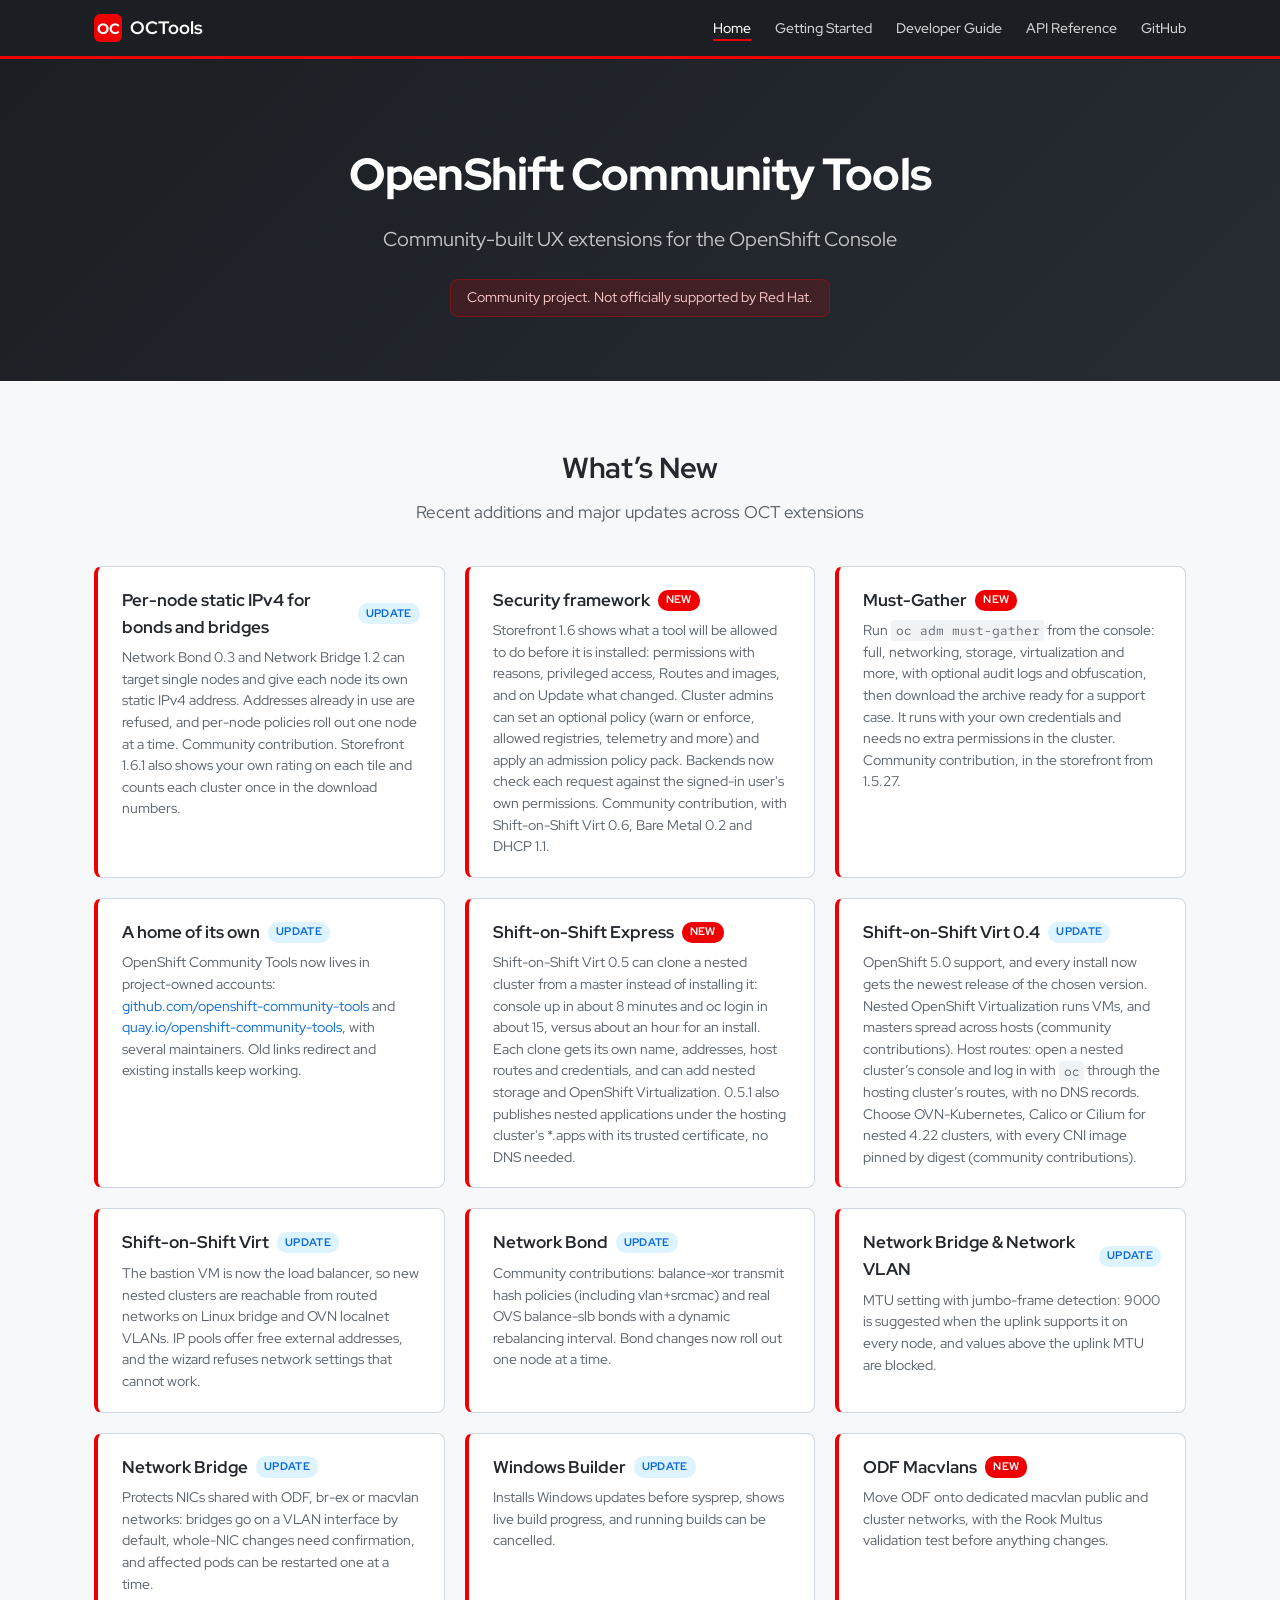
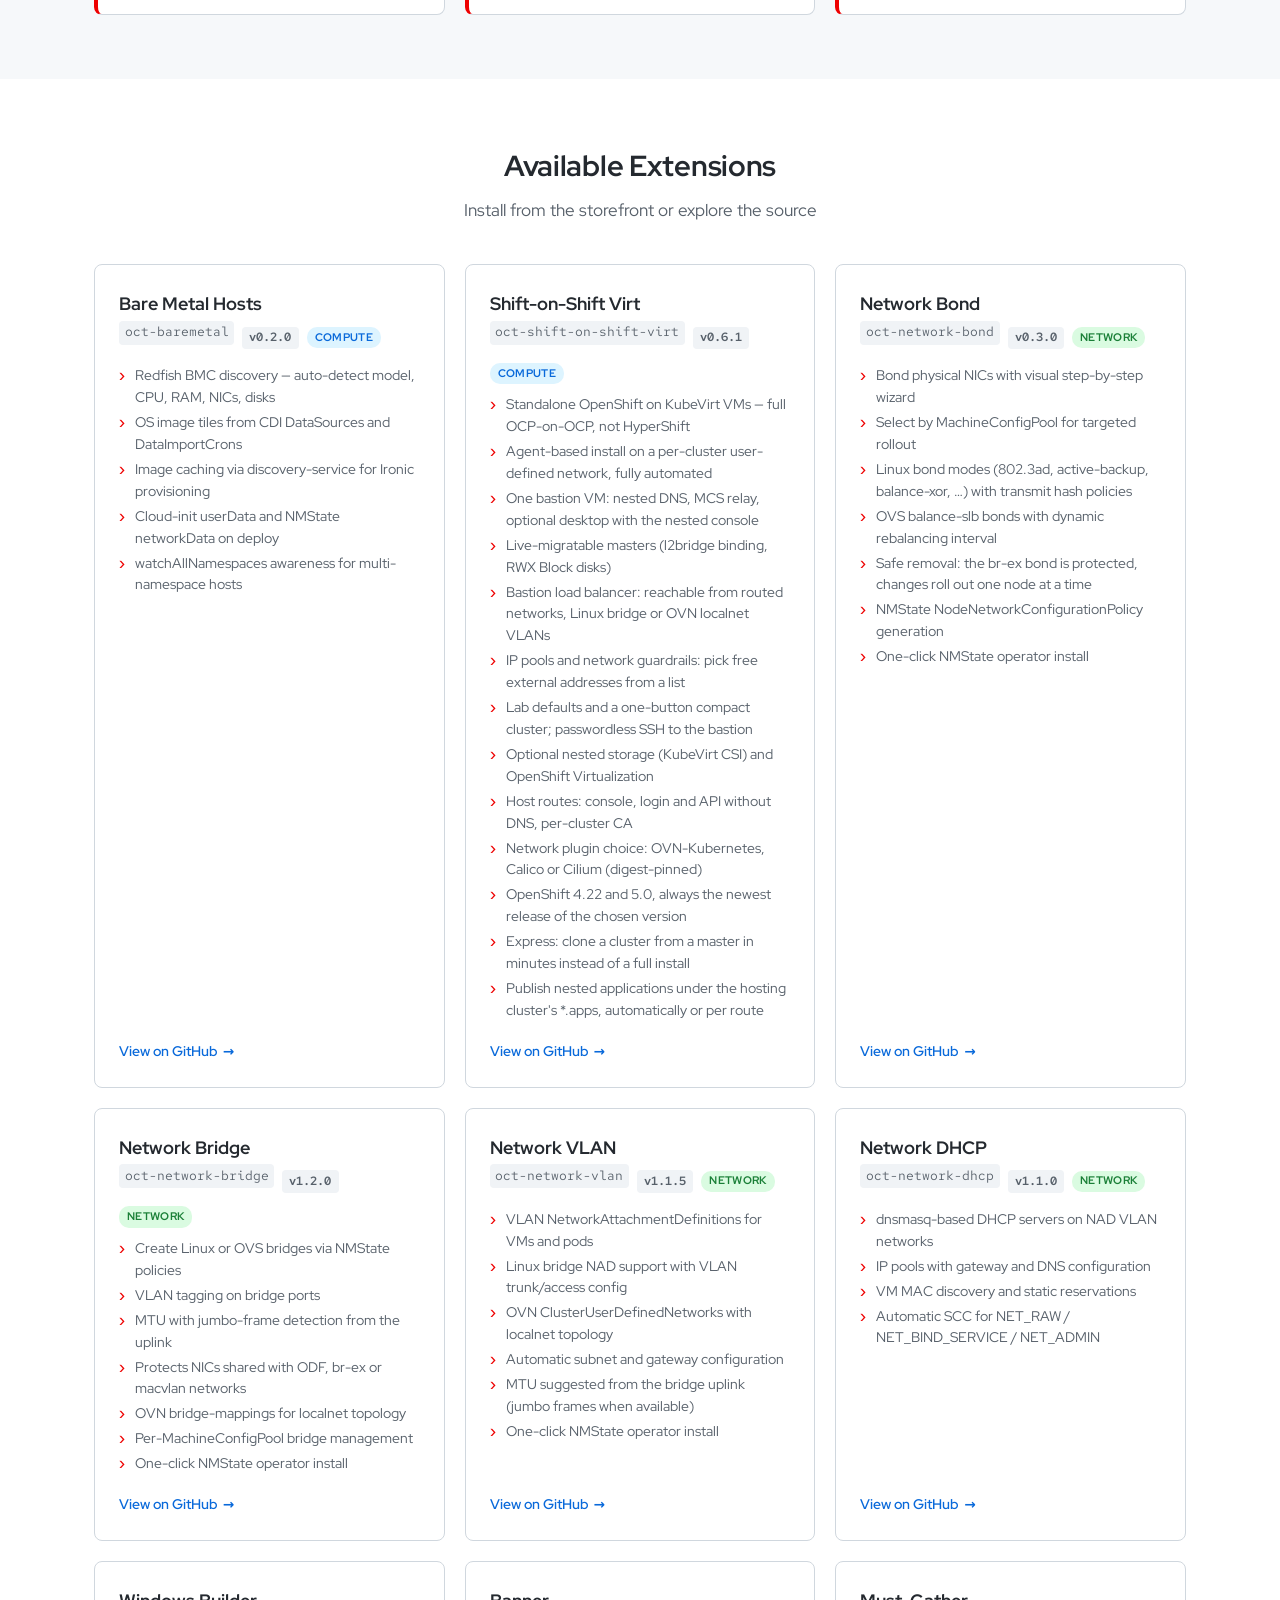
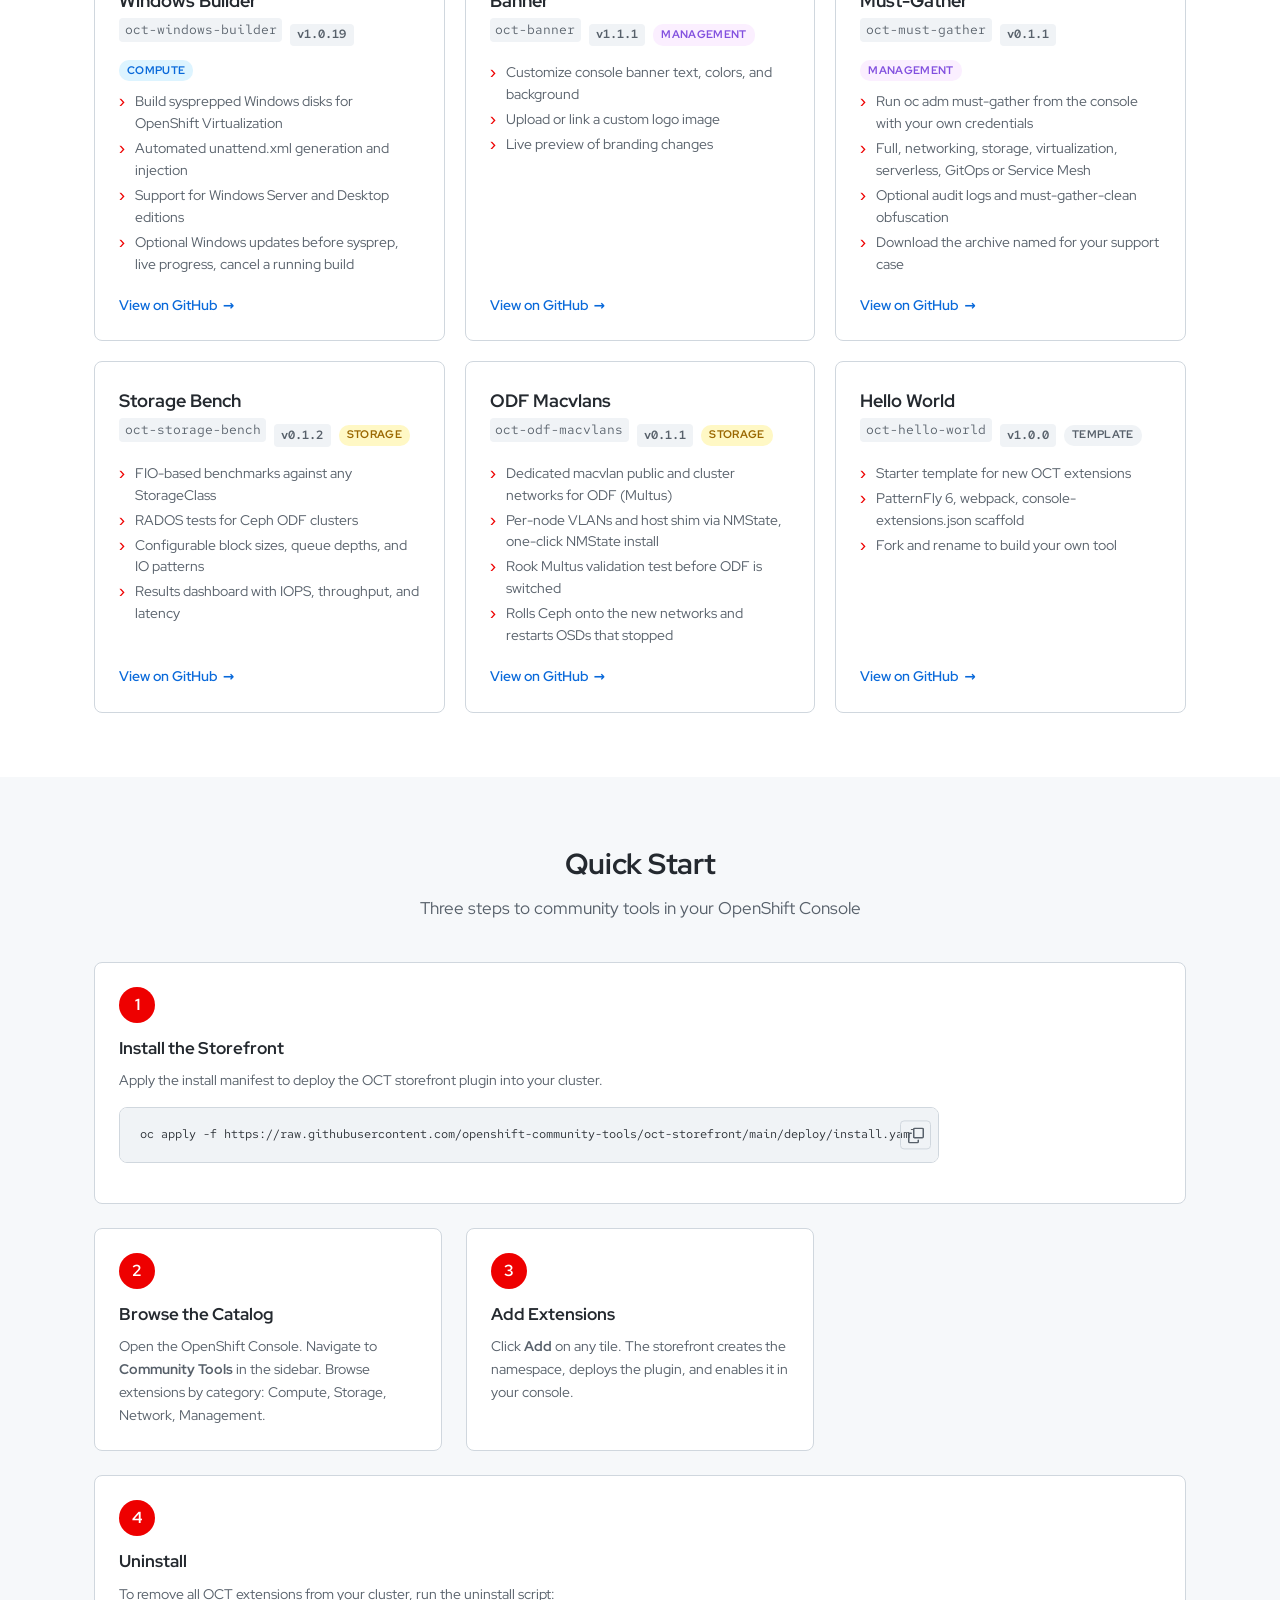
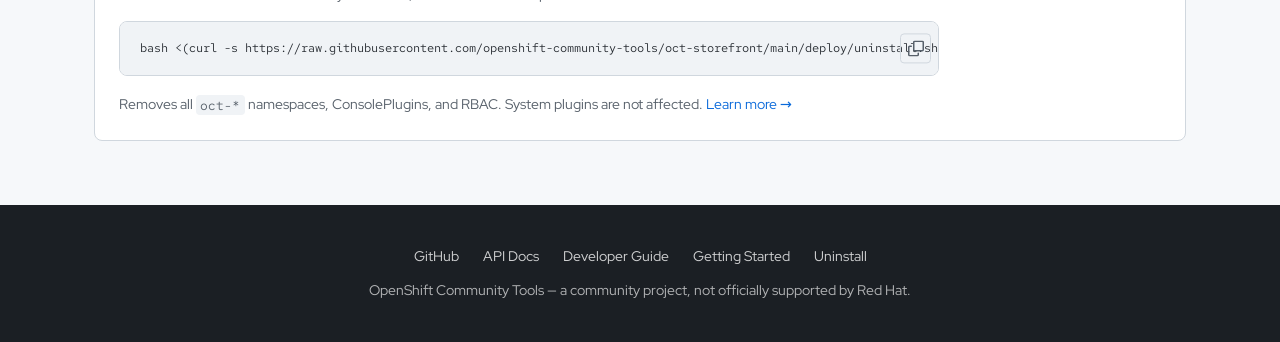
<file: index.html>
<!DOCTYPE html>
<html lang="en">
<head>
  <meta charset="UTF-8">
  <meta name="viewport" content="width=device-width, initial-scale=1.0">
  <title>OpenShift Community Tools</title>
  <meta name="description" content="Community-built UX extensions for the OpenShift Console. Browse, install, and manage tools from a single storefront.">
  <link rel="preconnect" href="https://fonts.googleapis.com">
  <link rel="preconnect" href="https://fonts.gstatic.com" crossorigin>
  <link href="https://fonts.googleapis.com/css2?family=Red+Hat+Display:wght@400;500;600;700;800&family=Red+Hat+Mono:wght@400;700&display=swap" rel="stylesheet">
  <link rel="stylesheet" href="/assets/style.css">
  <link rel="icon" href="/favicon.svg" type="image/svg+xml">
  <link rel="icon" href="/favicon.ico" sizes="48x48">
  <link rel="apple-touch-icon" href="/apple-touch-icon.png">
</head>
<body>

  <!-- Navigation -->
  <nav class="site-nav">
    <div class="container">
      <a href="/" class="site-nav__brand">
        <svg viewBox="0 0 28 28" fill="none" xmlns="http://www.w3.org/2000/svg" aria-hidden="true">
          <rect width="28" height="28" rx="6" fill="#EE0000"/>
          <text x="14" y="20" text-anchor="middle" fill="#fff" font-family="Red Hat Display,sans-serif" font-weight="800" font-size="15">OC</text>
        </svg>
        OCTools
      </a>
      <button class="nav-toggle" aria-label="Toggle navigation" onclick="document.querySelector('.site-nav__links').classList.toggle('open')">☰</button>
      <ul class="site-nav__links">
        <li><a href="/" class="active">Home</a></li>
        <li><a href="/guide/">Getting Started</a></li>
        <li><a href="/developer/">Developer Guide</a></li>
        <li><a href="/api/">API Reference</a></li>
        <li><a href="https://github.com/openshift-community-tools">GitHub</a></li>
      </ul>
    </div>
  </nav>

  <!-- Hero -->
  <section class="hero">
    <h1>OpenShift Community Tools</h1>
    <p class="subtitle">Community-built UX extensions for the OpenShift Console</p>
    <div class="disclaimer">Community project. Not officially supported by Red Hat.</div>
  </section>

  <!-- What's New -->
  <section class="section section--alt">
    <div class="container">
      <h2 class="section__title">What&rsquo;s New</h2>
      <p class="section__subtitle">Recent additions and major updates across OCT extensions</p>

      <div class="whatsnew">
        <div class="whatsnew__item">
          <div class="whatsnew__header">
            <span class="whatsnew__title">Per-node static IPv4 for bonds and bridges</span>
            <span class="whatsnew__badge whatsnew__badge--update">Update</span>
          </div>
          <p class="whatsnew__desc">Network Bond 0.3 and Network Bridge 1.2 can target single nodes and give each node its own static IPv4 address. Addresses already in use are refused, and per-node policies roll out one node at a time. Community contribution. Storefront 1.6.1 also shows your own rating on each tile and counts each cluster once in the download numbers.</p>
        </div>
        <div class="whatsnew__item">
          <div class="whatsnew__header">
            <span class="whatsnew__title">Security framework</span>
            <span class="whatsnew__badge whatsnew__badge--new">New</span>
          </div>
          <p class="whatsnew__desc">Storefront 1.6 shows what a tool will be allowed to do before it is installed: permissions with reasons, privileged access, Routes and images, and on Update what changed. Cluster admins can set an optional policy (warn or enforce, allowed registries, telemetry and more) and apply an admission policy pack. Backends now check each request against the signed-in user's own permissions. Community contribution, with Shift-on-Shift Virt 0.6, Bare Metal 0.2 and DHCP 1.1.</p>
        </div>
        <div class="whatsnew__item">
          <div class="whatsnew__header">
            <span class="whatsnew__title">Must-Gather</span>
            <span class="whatsnew__badge whatsnew__badge--new">New</span>
          </div>
          <p class="whatsnew__desc">Run <code>oc adm must-gather</code> from the console: full, networking, storage, virtualization and more, with optional audit logs and obfuscation, then download the archive ready for a support case. It runs with your own credentials and needs no extra permissions in the cluster. Community contribution, in the storefront from 1.5.27.</p>
        </div>
        <div class="whatsnew__item">
          <div class="whatsnew__header">
            <span class="whatsnew__title">A home of its own</span>
            <span class="whatsnew__badge whatsnew__badge--update">Update</span>
          </div>
          <p class="whatsnew__desc">OpenShift Community Tools now lives in project-owned accounts: <a href="https://github.com/openshift-community-tools">github.com/openshift-community-tools</a> and <a href="https://quay.io/organization/openshift-community-tools">quay.io/openshift-community-tools</a>, with several maintainers. Old links redirect and existing installs keep working.</p>
        </div>
        <div class="whatsnew__item">
          <div class="whatsnew__header">
            <span class="whatsnew__title">Shift-on-Shift Express</span>
            <span class="whatsnew__badge whatsnew__badge--new">New</span>
          </div>
          <p class="whatsnew__desc">Shift-on-Shift Virt 0.5 can clone a nested cluster from a master instead of installing it: console up in about 8 minutes and oc login in about 15, versus about an hour for an install. Each clone gets its own name, addresses, host routes and credentials, and can add nested storage and OpenShift Virtualization. 0.5.1 also publishes nested applications under the hosting cluster's *.apps with its trusted certificate, no DNS needed.</p>
        </div>
        <div class="whatsnew__item">
          <div class="whatsnew__header">
            <span class="whatsnew__title">Shift-on-Shift Virt 0.4</span>
            <span class="whatsnew__badge whatsnew__badge--update">Update</span>
          </div>
          <p class="whatsnew__desc">OpenShift 5.0 support, and every install now gets the newest release of the chosen version. Nested OpenShift Virtualization runs VMs, and masters spread across hosts (community contributions). Host routes: open a nested cluster&rsquo;s console and log in with <code>oc</code> through the hosting cluster&rsquo;s routes, with no DNS records. Choose OVN-Kubernetes, Calico or Cilium for nested 4.22 clusters, with every CNI image pinned by digest (community contributions).</p>
        </div>
        <div class="whatsnew__item">
          <div class="whatsnew__header">
            <span class="whatsnew__title">Shift-on-Shift Virt</span>
            <span class="whatsnew__badge whatsnew__badge--update">Update</span>
          </div>
          <p class="whatsnew__desc">The bastion VM is now the load balancer, so new nested clusters are reachable from routed networks on Linux bridge and OVN localnet VLANs. IP pools offer free external addresses, and the wizard refuses network settings that cannot work.</p>
        </div>
        <div class="whatsnew__item">
          <div class="whatsnew__header">
            <span class="whatsnew__title">Network Bond</span>
            <span class="whatsnew__badge whatsnew__badge--update">Update</span>
          </div>
          <p class="whatsnew__desc">Community contributions: balance-xor transmit hash policies (including vlan+srcmac) and real OVS balance-slb bonds with a dynamic rebalancing interval. Bond changes now roll out one node at a time.</p>
        </div>
        <div class="whatsnew__item">
          <div class="whatsnew__header">
            <span class="whatsnew__title">Network Bridge &amp; Network VLAN</span>
            <span class="whatsnew__badge whatsnew__badge--update">Update</span>
          </div>
          <p class="whatsnew__desc">MTU setting with jumbo-frame detection: 9000 is suggested when the uplink supports it on every node, and values above the uplink MTU are blocked.</p>
        </div>
        <div class="whatsnew__item">
          <div class="whatsnew__header">
            <span class="whatsnew__title">Network Bridge</span>
            <span class="whatsnew__badge whatsnew__badge--update">Update</span>
          </div>
          <p class="whatsnew__desc">Protects NICs shared with ODF, br-ex or macvlan networks: bridges go on a VLAN interface by default, whole-NIC changes need confirmation, and affected pods can be restarted one at a time.</p>
        </div>
        <div class="whatsnew__item">
          <div class="whatsnew__header">
            <span class="whatsnew__title">Windows Builder</span>
            <span class="whatsnew__badge whatsnew__badge--update">Update</span>
          </div>
          <p class="whatsnew__desc">Installs Windows updates before sysprep, shows live build progress, and running builds can be cancelled.</p>
        </div>
        <div class="whatsnew__item">
          <div class="whatsnew__header">
            <span class="whatsnew__title">ODF Macvlans</span>
            <span class="whatsnew__badge whatsnew__badge--new">New</span>
          </div>
          <p class="whatsnew__desc">Move ODF onto dedicated macvlan public and cluster networks, with the Rook Multus validation test before anything changes.</p>
        </div>
      </div>
    </div>
  </section>

  <!-- Available Extensions -->
  <section class="section">
    <div class="container">
      <h2 class="section__title">Available Extensions</h2>
      <p class="section__subtitle">Install from the storefront or explore the source</p>

      <div class="cards">
        <!-- Bare Metal Hosts -->
        <div class="card">
          <div class="card__name">Bare Metal Hosts</div>
          <div class="card__meta">
            <code class="card__id">oct-baremetal</code>
            <span class="card__version">v0.2.0</span>
            <span class="card__category card__category--compute">Compute</span>
          </div>
          <ul class="card__features">
            <li>Redfish BMC discovery &mdash; auto-detect model, CPU, RAM, NICs, disks</li>
            <li>OS image tiles from CDI DataSources and DataImportCrons</li>
            <li>Image caching via discovery-service for Ironic provisioning</li>
            <li>Cloud-init userData and NMState networkData on deploy</li>
            <li>watchAllNamespaces awareness for multi-namespace hosts</li>
          </ul>
          <a href="https://github.com/openshift-community-tools/oct-baremetal" class="card__link">View on GitHub</a>
        </div>

        <!-- Shift-on-Shift Virt -->
        <div class="card">
          <div class="card__name">Shift-on-Shift Virt</div>
          <div class="card__meta">
            <code class="card__id">oct-shift-on-shift-virt</code>
            <span class="card__version">v0.6.1</span>
            <span class="card__category card__category--compute">Compute</span>
          </div>
          <ul class="card__features">
            <li>Standalone OpenShift on KubeVirt VMs &mdash; full OCP-on-OCP, not HyperShift</li>
            <li>Agent-based install on a per-cluster user-defined network, fully automated</li>
            <li>One bastion VM: nested DNS, MCS relay, optional desktop with the nested console</li>
            <li>Live-migratable masters (l2bridge binding, RWX Block disks)</li>
            <li>Bastion load balancer: reachable from routed networks, Linux bridge or OVN localnet VLANs</li>
            <li>IP pools and network guardrails: pick free external addresses from a list</li>
            <li>Lab defaults and a one-button compact cluster; passwordless SSH to the bastion</li>
            <li>Optional nested storage (KubeVirt CSI) and OpenShift Virtualization</li>
            <li>Host routes: console, login and API without DNS, per-cluster CA</li>
            <li>Network plugin choice: OVN-Kubernetes, Calico or Cilium (digest-pinned)</li>
            <li>OpenShift 4.22 and 5.0, always the newest release of the chosen version</li>
            <li>Express: clone a cluster from a master in minutes instead of a full install</li>
            <li>Publish nested applications under the hosting cluster's *.apps, automatically or per route</li>
          </ul>
          <a href="https://github.com/openshift-community-tools/oct-shift-on-shift-virt" class="card__link">View on GitHub</a>
        </div>

        <!-- Network Bond -->
        <div class="card">
          <div class="card__name">Network Bond</div>
          <div class="card__meta">
            <code class="card__id">oct-network-bond</code>
            <span class="card__version">v0.3.0</span>
            <span class="card__category card__category--network">Network</span>
          </div>
          <ul class="card__features">
            <li>Bond physical NICs with visual step-by-step wizard</li>
            <li>Select by MachineConfigPool for targeted rollout</li>
            <li>Linux bond modes (802.3ad, active-backup, balance-xor, &hellip;) with transmit hash policies</li>
            <li>OVS balance-slb bonds with dynamic rebalancing interval</li>
            <li>Safe removal: the br-ex bond is protected, changes roll out one node at a time</li>
            <li>NMState NodeNetworkConfigurationPolicy generation</li>
            <li>One-click NMState operator install</li>
          </ul>
          <a href="https://github.com/openshift-community-tools/oct-network-bond" class="card__link">View on GitHub</a>
        </div>

        <!-- Network Bridge -->
        <div class="card">
          <div class="card__name">Network Bridge</div>
          <div class="card__meta">
            <code class="card__id">oct-network-bridge</code>
            <span class="card__version">v1.2.0</span>
            <span class="card__category card__category--network">Network</span>
          </div>
          <ul class="card__features">
            <li>Create Linux or OVS bridges via NMState policies</li>
            <li>VLAN tagging on bridge ports</li>
            <li>MTU with jumbo-frame detection from the uplink</li>
            <li>Protects NICs shared with ODF, br-ex or macvlan networks</li>
            <li>OVN bridge-mappings for localnet topology</li>
            <li>Per-MachineConfigPool bridge management</li>
            <li>One-click NMState operator install</li>
          </ul>
          <a href="https://github.com/openshift-community-tools/oct-network-bridge" class="card__link">View on GitHub</a>
        </div>

        <!-- Network VLAN -->
        <div class="card">
          <div class="card__name">Network VLAN</div>
          <div class="card__meta">
            <code class="card__id">oct-network-vlan</code>
            <span class="card__version">v1.1.5</span>
            <span class="card__category card__category--network">Network</span>
          </div>
          <ul class="card__features">
            <li>VLAN NetworkAttachmentDefinitions for VMs and pods</li>
            <li>Linux bridge NAD support with VLAN trunk/access config</li>
            <li>OVN ClusterUserDefinedNetworks with localnet topology</li>
            <li>Automatic subnet and gateway configuration</li>
            <li>MTU suggested from the bridge uplink (jumbo frames when available)</li>
            <li>One-click NMState operator install</li>
          </ul>
          <a href="https://github.com/openshift-community-tools/oct-network-vlan" class="card__link">View on GitHub</a>
        </div>

        <!-- Network DHCP -->
        <div class="card">
          <div class="card__name">Network DHCP</div>
          <div class="card__meta">
            <code class="card__id">oct-network-dhcp</code>
            <span class="card__version">v1.1.0</span>
            <span class="card__category card__category--network">Network</span>
          </div>
          <ul class="card__features">
            <li>dnsmasq-based DHCP servers on NAD VLAN networks</li>
            <li>IP pools with gateway and DNS configuration</li>
            <li>VM MAC discovery and static reservations</li>
            <li>Automatic SCC for NET_RAW / NET_BIND_SERVICE / NET_ADMIN</li>
          </ul>
          <a href="https://github.com/openshift-community-tools/oct-network-dhcp" class="card__link">View on GitHub</a>
        </div>

        <!-- Windows Builder -->
        <div class="card">
          <div class="card__name">Windows Builder</div>
          <div class="card__meta">
            <code class="card__id">oct-windows-builder</code>
            <span class="card__version">v1.0.19</span>
            <span class="card__category card__category--compute">Compute</span>
          </div>
          <ul class="card__features">
            <li>Build sysprepped Windows disks for OpenShift Virtualization</li>
            <li>Automated unattend.xml generation and injection</li>
            <li>Support for Windows Server and Desktop editions</li>
            <li>Optional Windows updates before sysprep, live progress, cancel a running build</li>
          </ul>
          <a href="https://github.com/openshift-community-tools/oct-windows-builder" class="card__link">View on GitHub</a>
        </div>

        <!-- Banner -->
        <div class="card">
          <div class="card__name">Banner</div>
          <div class="card__meta">
            <code class="card__id">oct-banner</code>
            <span class="card__version">v1.1.1</span>
            <span class="card__category card__category--management">Management</span>
          </div>
          <ul class="card__features">
            <li>Customize console banner text, colors, and background</li>
            <li>Upload or link a custom logo image</li>
            <li>Live preview of branding changes</li>
          </ul>
          <a href="https://github.com/openshift-community-tools/oct-banner" class="card__link">View on GitHub</a>
        </div>

        <!-- Must-Gather -->
        <div class="card">
          <div class="card__name">Must-Gather</div>
          <div class="card__meta">
            <code class="card__id">oct-must-gather</code>
            <span class="card__version">v0.1.1</span>
            <span class="card__category card__category--management">Management</span>
          </div>
          <ul class="card__features">
            <li>Run oc adm must-gather from the console with your own credentials</li>
            <li>Full, networking, storage, virtualization, serverless, GitOps or Service Mesh</li>
            <li>Optional audit logs and must-gather-clean obfuscation</li>
            <li>Download the archive named for your support case</li>
          </ul>
          <a href="https://github.com/dwaiting/oct-must-gather" class="card__link">View on GitHub</a>
        </div>

        <!-- Storage Bench -->
        <div class="card">
          <div class="card__name">Storage Bench</div>
          <div class="card__meta">
            <code class="card__id">oct-storage-bench</code>
            <span class="card__version">v0.1.2</span>
            <span class="card__category card__category--storage">Storage</span>
          </div>
          <ul class="card__features">
            <li>FIO-based benchmarks against any StorageClass</li>
            <li>RADOS tests for Ceph ODF clusters</li>
            <li>Configurable block sizes, queue depths, and IO patterns</li>
            <li>Results dashboard with IOPS, throughput, and latency</li>
          </ul>
          <a href="https://github.com/openshift-community-tools/oct-storage-bench" class="card__link">View on GitHub</a>
        </div>

        <!-- ODF Macvlans -->
        <div class="card">
          <div class="card__name">ODF Macvlans</div>
          <div class="card__meta">
            <code class="card__id">oct-odf-macvlans</code>
            <span class="card__version">v0.1.1</span>
            <span class="card__category card__category--storage">Storage</span>
          </div>
          <ul class="card__features">
            <li>Dedicated macvlan public and cluster networks for ODF (Multus)</li>
            <li>Per-node VLANs and host shim via NMState, one-click NMState install</li>
            <li>Rook Multus validation test before ODF is switched</li>
            <li>Rolls Ceph onto the new networks and restarts OSDs that stopped</li>
          </ul>
          <a href="https://github.com/openshift-community-tools/oct-odf-macvlans" class="card__link">View on GitHub</a>
        </div>

        <!-- Hello World -->
        <div class="card">
          <div class="card__name">Hello World</div>
          <div class="card__meta">
            <code class="card__id">oct-hello-world</code>
            <span class="card__version">v1.0.0</span>
            <span class="card__category card__category--template">Template</span>
          </div>
          <ul class="card__features">
            <li>Starter template for new OCT extensions</li>
            <li>PatternFly 6, webpack, console-extensions.json scaffold</li>
            <li>Fork and rename to build your own tool</li>
          </ul>
          <a href="https://github.com/openshift-community-tools/oct-hello-world" class="card__link">View on GitHub</a>
        </div>
      </div>
    </div>
  </section>

  <!-- Quick Start -->
  <section class="section section--alt">
    <div class="container">
      <h2 class="section__title">Quick Start</h2>
      <p class="section__subtitle">Three steps to community tools in your OpenShift Console</p>

      <div class="steps">
        <div class="step step--wide">
          <h3>Install the Storefront</h3>
          <p>Apply the install manifest to deploy the OCT storefront plugin into your cluster.</p>
          <div class="code-block">
            <pre><code id="install-cmd">oc apply -f https://raw.githubusercontent.com/openshift-community-tools/oct-storefront/main/deploy/install.yaml</code></pre>
            <button class="copy-btn" onclick="copyCommand(this)" aria-label="Copy to clipboard" title="Copy to clipboard">
              <svg width="16" height="16" viewBox="0 0 16 16" fill="currentColor"><path d="M0 6.75C0 5.784.784 5 1.75 5h1.5a.75.75 0 0 1 0 1.5h-1.5a.25.25 0 0 0-.25.25v7.5c0 .138.112.25.25.25h7.5a.25.25 0 0 0 .25-.25v-1.5a.75.75 0 0 1 1.5 0v1.5A1.75 1.75 0 0 1 9.25 16h-7.5A1.75 1.75 0 0 1 0 14.25Z"/><path d="M5 1.75C5 .784 5.784 0 6.75 0h7.5C15.216 0 16 .784 16 1.75v7.5A1.75 1.75 0 0 1 14.25 11h-7.5A1.75 1.75 0 0 1 5 9.25Zm1.75-.25a.25.25 0 0 0-.25.25v7.5c0 .138.112.25.25.25h7.5a.25.25 0 0 0 .25-.25v-7.5a.25.25 0 0 0-.25-.25Z"/></svg>
            </button>
          </div>
        </div>
        <div class="step">
          <h3>Browse the Catalog</h3>
          <p>Open the OpenShift Console. Navigate to <strong>Community Tools</strong> in the sidebar. Browse extensions by category: Compute, Storage, Network, Management.</p>
        </div>
        <div class="step">
          <h3>Add Extensions</h3>
          <p>Click <strong>Add</strong> on any tile. The storefront creates the namespace, deploys the plugin, and enables it in your console.</p>
        </div>
        <div class="step step--wide">
          <h3>Uninstall</h3>
          <p>To remove all OCT extensions from your cluster, run the uninstall script:</p>
          <div class="code-block">
            <pre><code id="uninstall-cmd">bash &lt;(curl -s https://raw.githubusercontent.com/openshift-community-tools/oct-storefront/main/deploy/uninstall.sh)</code></pre>
            <button class="copy-btn" onclick="copyUninstallCommand(this)" aria-label="Copy to clipboard" title="Copy to clipboard">
              <svg width="16" height="16" viewBox="0 0 16 16" fill="currentColor"><path d="M0 6.75C0 5.784.784 5 1.75 5h1.5a.75.75 0 0 1 0 1.5h-1.5a.25.25 0 0 0-.25.25v7.5c0 .138.112.25.25.25h7.5a.25.25 0 0 0 .25-.25v-1.5a.75.75 0 0 1 1.5 0v1.5A1.75 1.75 0 0 1 9.25 16h-7.5A1.75 1.75 0 0 1 0 14.25Z"/><path d="M5 1.75C5 .784 5.784 0 6.75 0h7.5C15.216 0 16 .784 16 1.75v7.5A1.75 1.75 0 0 1 14.25 11h-7.5A1.75 1.75 0 0 1 5 9.25Zm1.75-.25a.25.25 0 0 0-.25.25v7.5c0 .138.112.25.25.25h7.5a.25.25 0 0 0 .25-.25v-7.5a.25.25 0 0 0-.25-.25Z"/></svg>
            </button>
          </div>
          <p>Removes all <code>oct-*</code> namespaces, ConsolePlugins, and RBAC. System plugins are not affected. <a href="/guide/#uninstall">Learn more →</a></p>
        </div>
      </div>
    </div>
  </section>

  <!-- Footer -->
  <footer class="site-footer">
    <div class="container">
      <ul class="footer-links">
        <li><a href="https://github.com/openshift-community-tools">GitHub</a></li>
        <li><a href="/api/">API Docs</a></li>
        <li><a href="/developer/">Developer Guide</a></li>
        <li><a href="/guide/">Getting Started</a></li>
        <li><a href="/guide/#uninstall">Uninstall</a></li>
      </ul>
      <p>OpenShift Community Tools &mdash; a community project, not officially supported by Red Hat.</p>
    </div>
  </footer>

  <script>
    function copyUninstallCommand(btn) {
      var text = document.getElementById('uninstall-cmd').textContent;
      navigator.clipboard.writeText(text).then(function() {
        btn.innerHTML = '<span style="font-size:.8rem;font-weight:600">Copied!</span>';
        setTimeout(function() {
          btn.innerHTML = '<svg width="16" height="16" viewBox="0 0 16 16" fill="currentColor"><path d="M0 6.75C0 5.784.784 5 1.75 5h1.5a.75.75 0 0 1 0 1.5h-1.5a.25.25 0 0 0-.25.25v7.5c0 .138.112.25.25.25h7.5a.25.25 0 0 0 .25-.25v-1.5a.75.75 0 0 1 1.5 0v1.5A1.75 1.75 0 0 1 9.25 16h-7.5A1.75 1.75 0 0 1 0 14.25Z"/><path d="M5 1.75C5 .784 5.784 0 6.75 0h7.5C15.216 0 16 .784 16 1.75v7.5A1.75 1.75 0 0 1 14.25 11h-7.5A1.75 1.75 0 0 1 5 9.25Zm1.75-.25a.25.25 0 0 0-.25.25v7.5c0 .138.112.25.25.25h7.5a.25.25 0 0 0 .25-.25v-7.5a.25.25 0 0 0-.25-.25Z"/></svg>';
        }, 2000);
      });
    }
    function copyCommand(btn) {
      var text = document.getElementById('install-cmd').textContent;
      navigator.clipboard.writeText(text).then(function() {
        btn.innerHTML = '<span style="font-size:.8rem;font-weight:600">Copied!</span>';
        setTimeout(function() {
          btn.innerHTML = '<svg width="16" height="16" viewBox="0 0 16 16" fill="currentColor"><path d="M0 6.75C0 5.784.784 5 1.75 5h1.5a.75.75 0 0 1 0 1.5h-1.5a.25.25 0 0 0-.25.25v7.5c0 .138.112.25.25.25h7.5a.25.25 0 0 0 .25-.25v-1.5a.75.75 0 0 1 1.5 0v1.5A1.75 1.75 0 0 1 9.25 16h-7.5A1.75 1.75 0 0 1 0 14.25Z"/><path d="M5 1.75C5 .784 5.784 0 6.75 0h7.5C15.216 0 16 .784 16 1.75v7.5A1.75 1.75 0 0 1 14.25 11h-7.5A1.75 1.75 0 0 1 5 9.25Zm1.75-.25a.25.25 0 0 0-.25.25v7.5c0 .138.112.25.25.25h7.5a.25.25 0 0 0 .25-.25v-7.5a.25.25 0 0 0-.25-.25Z"/></svg>';
        }, 2000);
      });
    }
  </script>

</body>
</html>
</file>
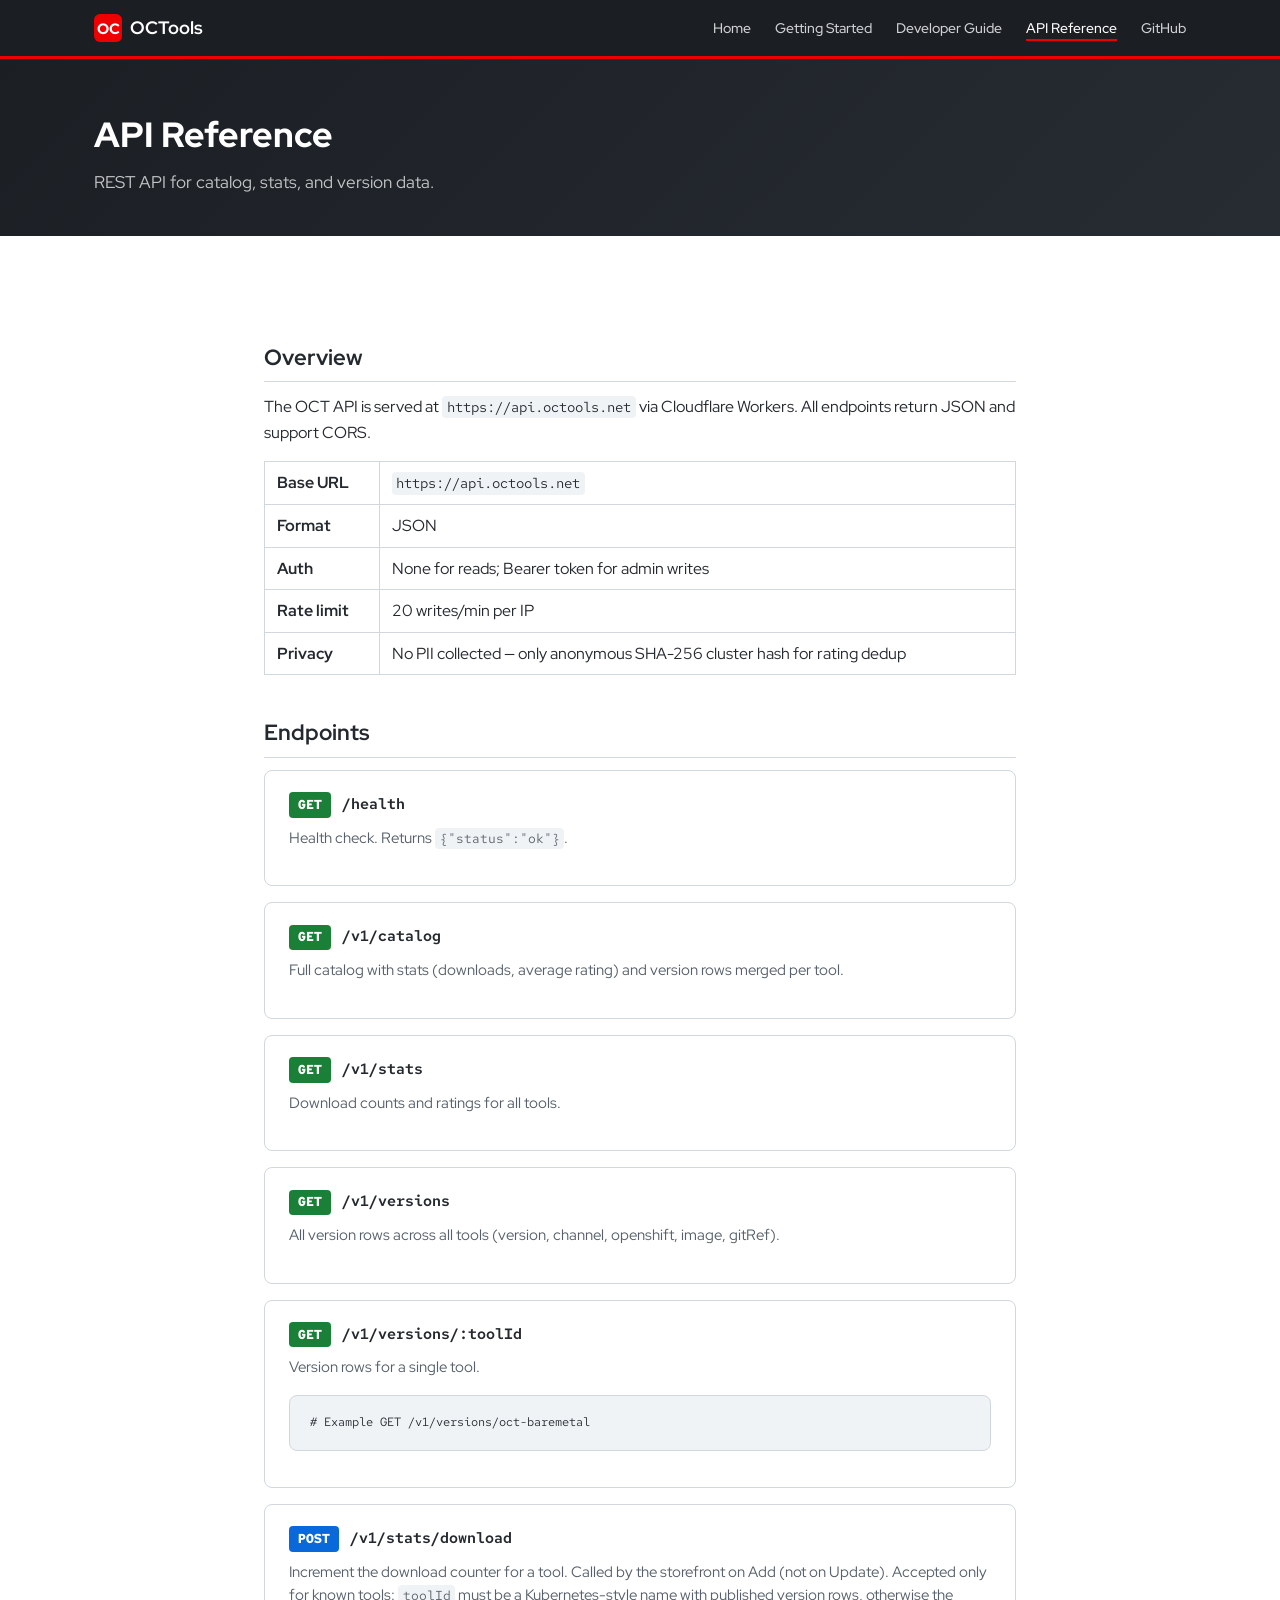
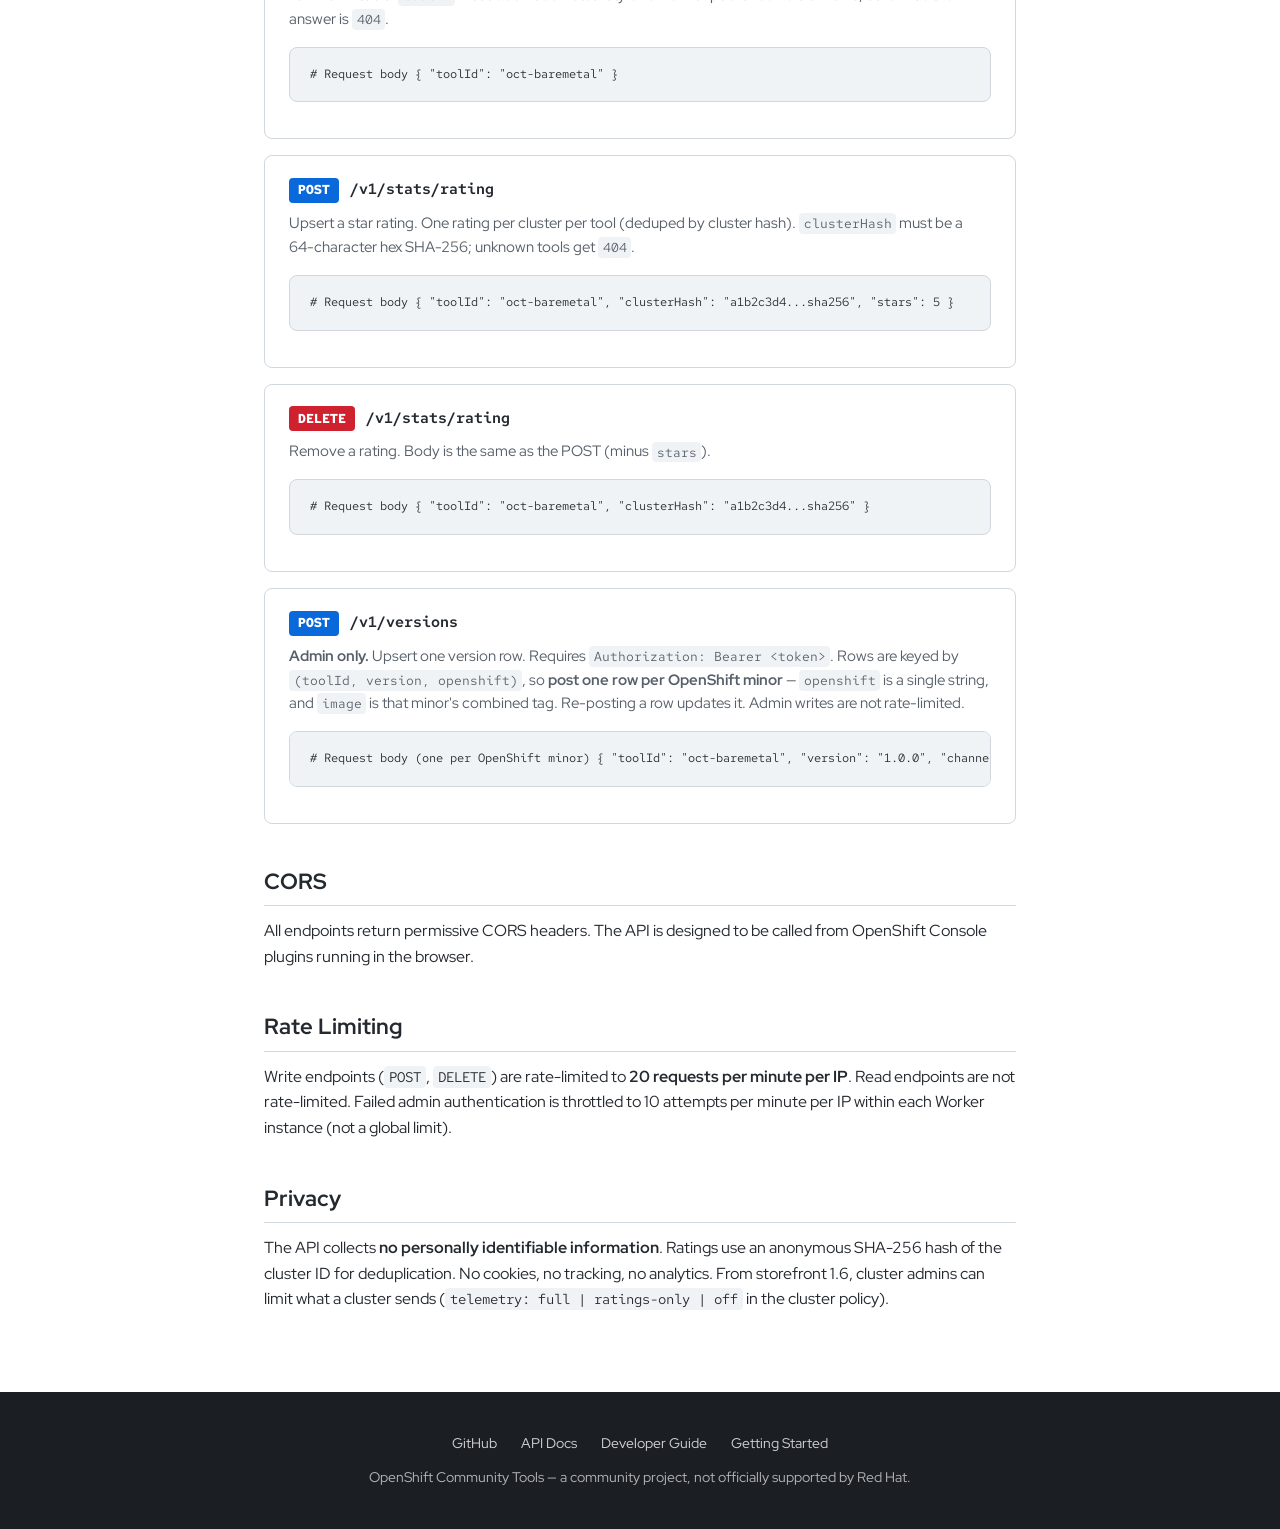
<file: api/index.html>
<!DOCTYPE html>
<html lang="en">
<head>
  <meta charset="UTF-8">
  <meta name="viewport" content="width=device-width, initial-scale=1.0">
  <title>API Reference — OpenShift Community Tools</title>
  <meta name="description" content="REST API reference for the OCT stats, versions, and catalog service at api.octools.net.">
  <link rel="preconnect" href="https://fonts.googleapis.com">
  <link rel="preconnect" href="https://fonts.gstatic.com" crossorigin>
  <link href="https://fonts.googleapis.com/css2?family=Red+Hat+Display:wght@400;500;600;700;800&family=Red+Hat+Mono:wght@400;700&display=swap" rel="stylesheet">
  <link rel="stylesheet" href="/assets/style.css">
  <link rel="icon" href="/favicon.svg" type="image/svg+xml">
  <link rel="icon" href="/favicon.ico" sizes="48x48">
  <link rel="apple-touch-icon" href="/apple-touch-icon.png">
</head>
<body>

  <!-- Navigation -->
  <nav class="site-nav">
    <div class="container">
      <a href="/" class="site-nav__brand">
        <svg viewBox="0 0 28 28" fill="none" xmlns="http://www.w3.org/2000/svg" aria-hidden="true">
          <rect width="28" height="28" rx="6" fill="#EE0000"/>
          <text x="14" y="20" text-anchor="middle" fill="#fff" font-family="Red Hat Display,sans-serif" font-weight="800" font-size="15">OC</text>
        </svg>
        OCTools
      </a>
      <button class="nav-toggle" aria-label="Toggle navigation" onclick="document.querySelector('.site-nav__links').classList.toggle('open')">☰</button>
      <ul class="site-nav__links">
        <li><a href="/">Home</a></li>
        <li><a href="/guide/">Getting Started</a></li>
        <li><a href="/developer/">Developer Guide</a></li>
        <li><a href="/api/" class="active">API Reference</a></li>
        <li><a href="https://github.com/openshift-community-tools">GitHub</a></li>
      </ul>
    </div>
  </nav>

  <!-- Page Hero -->
  <div class="page-hero">
    <div class="container">
      <h1>API Reference</h1>
      <p>REST API for catalog, stats, and version data.</p>
    </div>
  </div>

  <!-- Content -->
  <section class="section">
    <div class="container prose">

      <h2>Overview</h2>
      <p>The OCT API is served at <code>https://api.octools.net</code> via Cloudflare Workers. All endpoints return JSON and support CORS.</p>
      <table>
        <tbody>
          <tr><td><strong>Base URL</strong></td><td><code>https://api.octools.net</code></td></tr>
          <tr><td><strong>Format</strong></td><td>JSON</td></tr>
          <tr><td><strong>Auth</strong></td><td>None for reads; Bearer token for admin writes</td></tr>
          <tr><td><strong>Rate limit</strong></td><td>20 writes/min per IP</td></tr>
          <tr><td><strong>Privacy</strong></td><td>No PII collected — only anonymous SHA-256 cluster hash for rating dedup</td></tr>
        </tbody>
      </table>

      <h2>Endpoints</h2>

      <!-- GET /health -->
      <div class="endpoint">
        <span class="endpoint__method endpoint__method--get">GET</span>
        <span class="endpoint__path">/health</span>
        <p class="endpoint__desc">Health check. Returns <code>{"status":"ok"}</code>.</p>
      </div>

      <!-- GET /v1/catalog -->
      <div class="endpoint">
        <span class="endpoint__method endpoint__method--get">GET</span>
        <span class="endpoint__path">/v1/catalog</span>
        <p class="endpoint__desc">Full catalog with stats (downloads, average rating) and version rows merged per tool.</p>
      </div>

      <!-- GET /v1/stats -->
      <div class="endpoint">
        <span class="endpoint__method endpoint__method--get">GET</span>
        <span class="endpoint__path">/v1/stats</span>
        <p class="endpoint__desc">Download counts and ratings for all tools.</p>
      </div>

      <!-- GET /v1/versions -->
      <div class="endpoint">
        <span class="endpoint__method endpoint__method--get">GET</span>
        <span class="endpoint__path">/v1/versions</span>
        <p class="endpoint__desc">All version rows across all tools (version, channel, openshift, image, gitRef).</p>
      </div>

      <!-- GET /v1/versions/:toolId -->
      <div class="endpoint">
        <span class="endpoint__method endpoint__method--get">GET</span>
        <span class="endpoint__path">/v1/versions/:toolId</span>
        <p class="endpoint__desc">Version rows for a single tool.</p>
        <div class="endpoint__body">
          <pre><code># Example
GET /v1/versions/oct-baremetal</code></pre>
        </div>
      </div>

      <!-- POST /v1/stats/download -->
      <div class="endpoint">
        <span class="endpoint__method endpoint__method--post">POST</span>
        <span class="endpoint__path">/v1/stats/download</span>
        <p class="endpoint__desc">Increment the download counter for a tool. Called by the storefront on Add (not on Update). Accepted only for known tools: <code>toolId</code> must be a Kubernetes-style name with published version rows, otherwise the answer is <code>404</code>.</p>
        <div class="endpoint__body">
          <pre><code># Request body
{
  "toolId": "oct-baremetal"
}</code></pre>
        </div>
      </div>

      <!-- POST /v1/stats/rating -->
      <div class="endpoint">
        <span class="endpoint__method endpoint__method--post">POST</span>
        <span class="endpoint__path">/v1/stats/rating</span>
        <p class="endpoint__desc">Upsert a star rating. One rating per cluster per tool (deduped by cluster hash). <code>clusterHash</code> must be a 64-character hex SHA-256; unknown tools get <code>404</code>.</p>
        <div class="endpoint__body">
          <pre><code># Request body
{
  "toolId": "oct-baremetal",
  "clusterHash": "a1b2c3d4...sha256",
  "stars": 5
}</code></pre>
        </div>
      </div>

      <!-- DELETE /v1/stats/rating -->
      <div class="endpoint">
        <span class="endpoint__method endpoint__method--delete">DELETE</span>
        <span class="endpoint__path">/v1/stats/rating</span>
        <p class="endpoint__desc">Remove a rating. Body is the same as the POST (minus <code>stars</code>).</p>
        <div class="endpoint__body">
          <pre><code># Request body
{
  "toolId": "oct-baremetal",
  "clusterHash": "a1b2c3d4...sha256"
}</code></pre>
        </div>
      </div>

      <!-- POST /v1/versions (admin) -->
      <div class="endpoint">
        <span class="endpoint__method endpoint__method--post">POST</span>
        <span class="endpoint__path">/v1/versions</span>
        <p class="endpoint__desc"><strong>Admin only.</strong> Upsert one version row. Requires <code>Authorization: Bearer &lt;token&gt;</code>. Rows are keyed by <code>(toolId, version, openshift)</code>, so <strong>post one row per OpenShift minor</strong> &mdash; <code>openshift</code> is a single string, and <code>image</code> is that minor's combined tag. Re-posting a row updates it. Admin writes are not rate-limited.</p>
        <div class="endpoint__body">
          <pre><code># Request body (one per OpenShift minor)
{
  "toolId": "oct-baremetal",
  "version": "1.0.0",
  "channel": "stable",
  "openshift": "4.22",
  "image": "quay.io/org/oct-baremetal:1.0.0-ocp4.22",
  "gitRef": "v1.0.0"
}

# Optional fields (tile metadata for /v1/catalog):
#   deployUrl, category, description, displayName, href, icon, git
# Optional security fields (storefront 1.6+ shows them; older ones ignore them):
#   minStorefront    oldest storefront that can install this row, e.g. "1.6.0"
#   security         the tool's spec.security (object sets, null clears)
#   versionSecurity  this row's versions[].security
# Declarations are limited to 16 KB.

# Header
Authorization: Bearer &lt;admin-token&gt;</code></pre>
        </div>
      </div>

      <h2>CORS</h2>
      <p>All endpoints return permissive CORS headers. The API is designed to be called from OpenShift Console plugins running in the browser.</p>

      <h2>Rate Limiting</h2>
      <p>Write endpoints (<code>POST</code>, <code>DELETE</code>) are rate-limited to <strong>20 requests per minute per IP</strong>. Read endpoints are not rate-limited. Failed admin authentication is throttled to 10 attempts per minute per IP within each Worker instance (not a global limit).</p>

      <h2>Privacy</h2>
      <p>The API collects <strong>no personally identifiable information</strong>. Ratings use an anonymous SHA-256 hash of the cluster ID for deduplication. No cookies, no tracking, no analytics. From storefront 1.6, cluster admins can limit what a cluster sends (<code>telemetry: full | ratings-only | off</code> in the cluster policy).</p>

    </div>
  </section>

  <!-- Footer -->
  <footer class="site-footer">
    <div class="container">
      <ul class="footer-links">
        <li><a href="https://github.com/openshift-community-tools">GitHub</a></li>
        <li><a href="/api/">API Docs</a></li>
        <li><a href="/developer/">Developer Guide</a></li>
        <li><a href="/guide/">Getting Started</a></li>
      </ul>
      <p>OpenShift Community Tools &mdash; a community project, not officially supported by Red Hat.</p>
    </div>
  </footer>

</body>
</html>
</file>
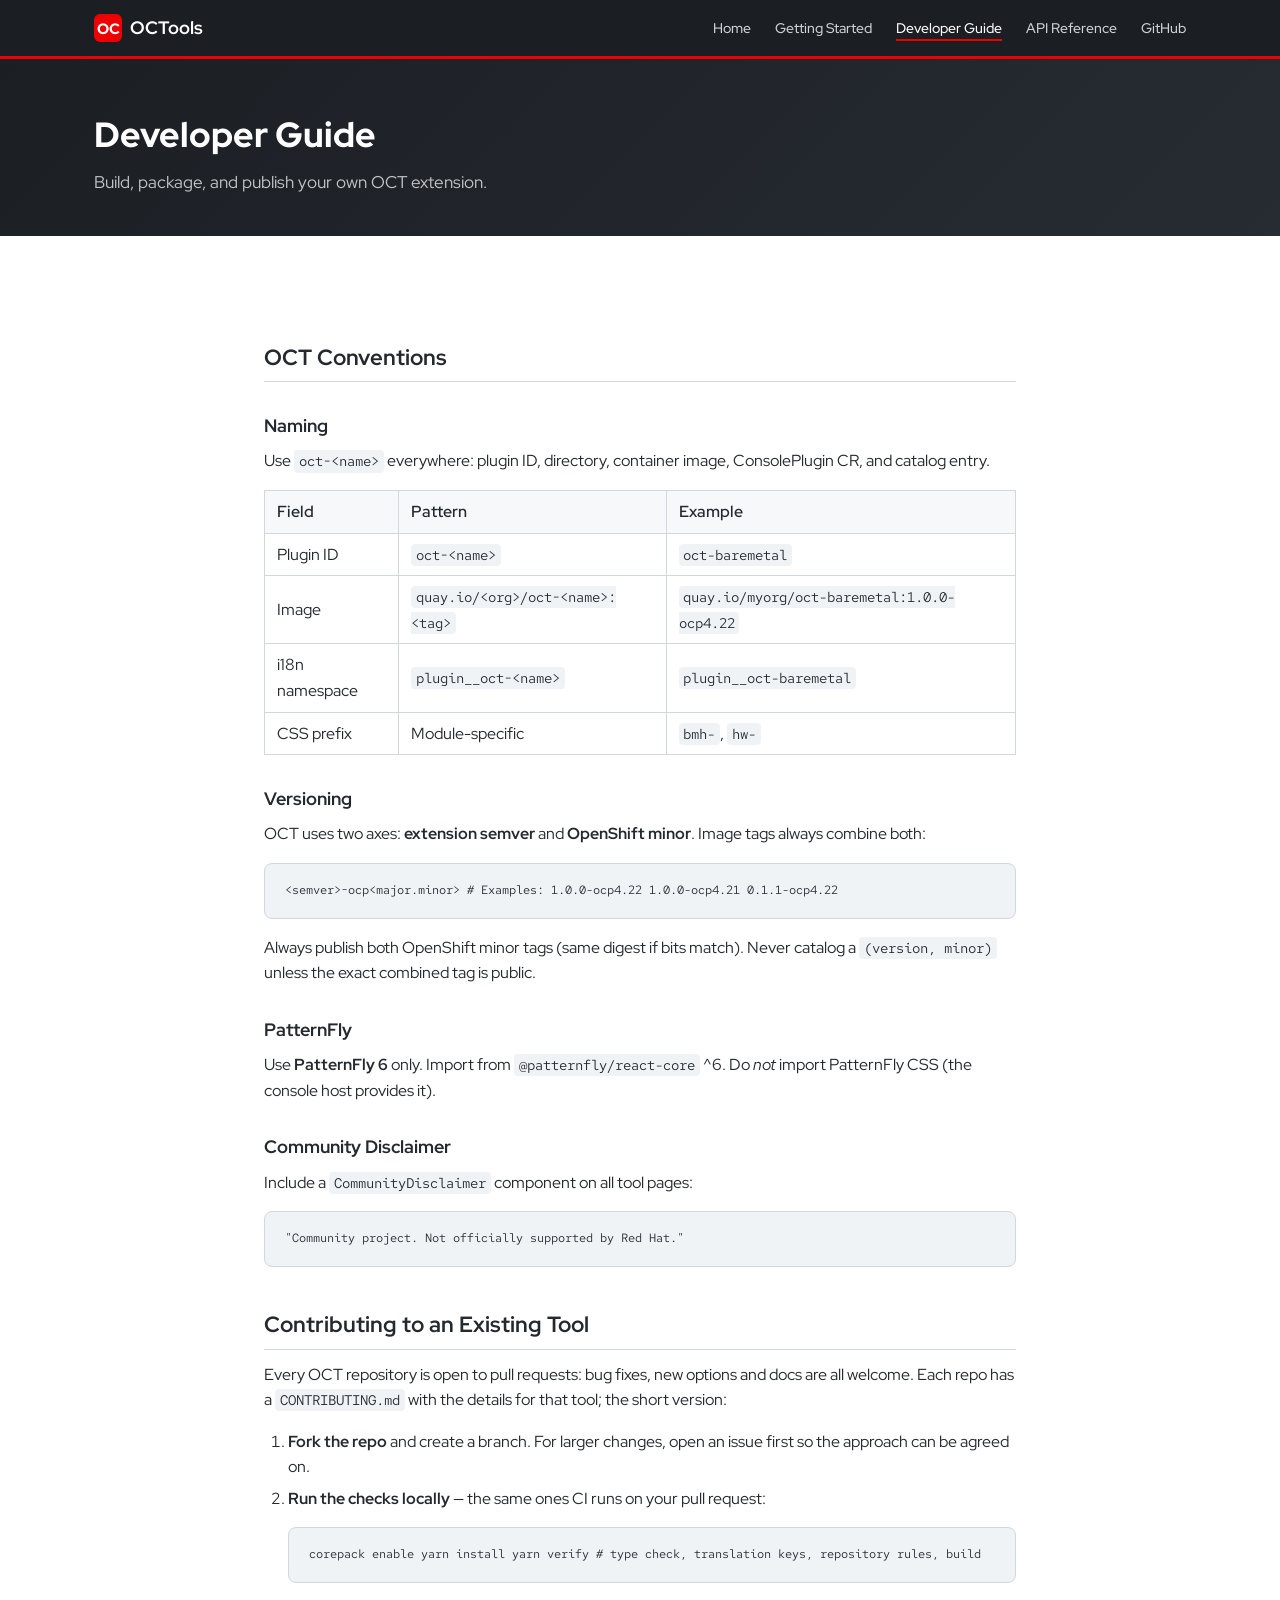
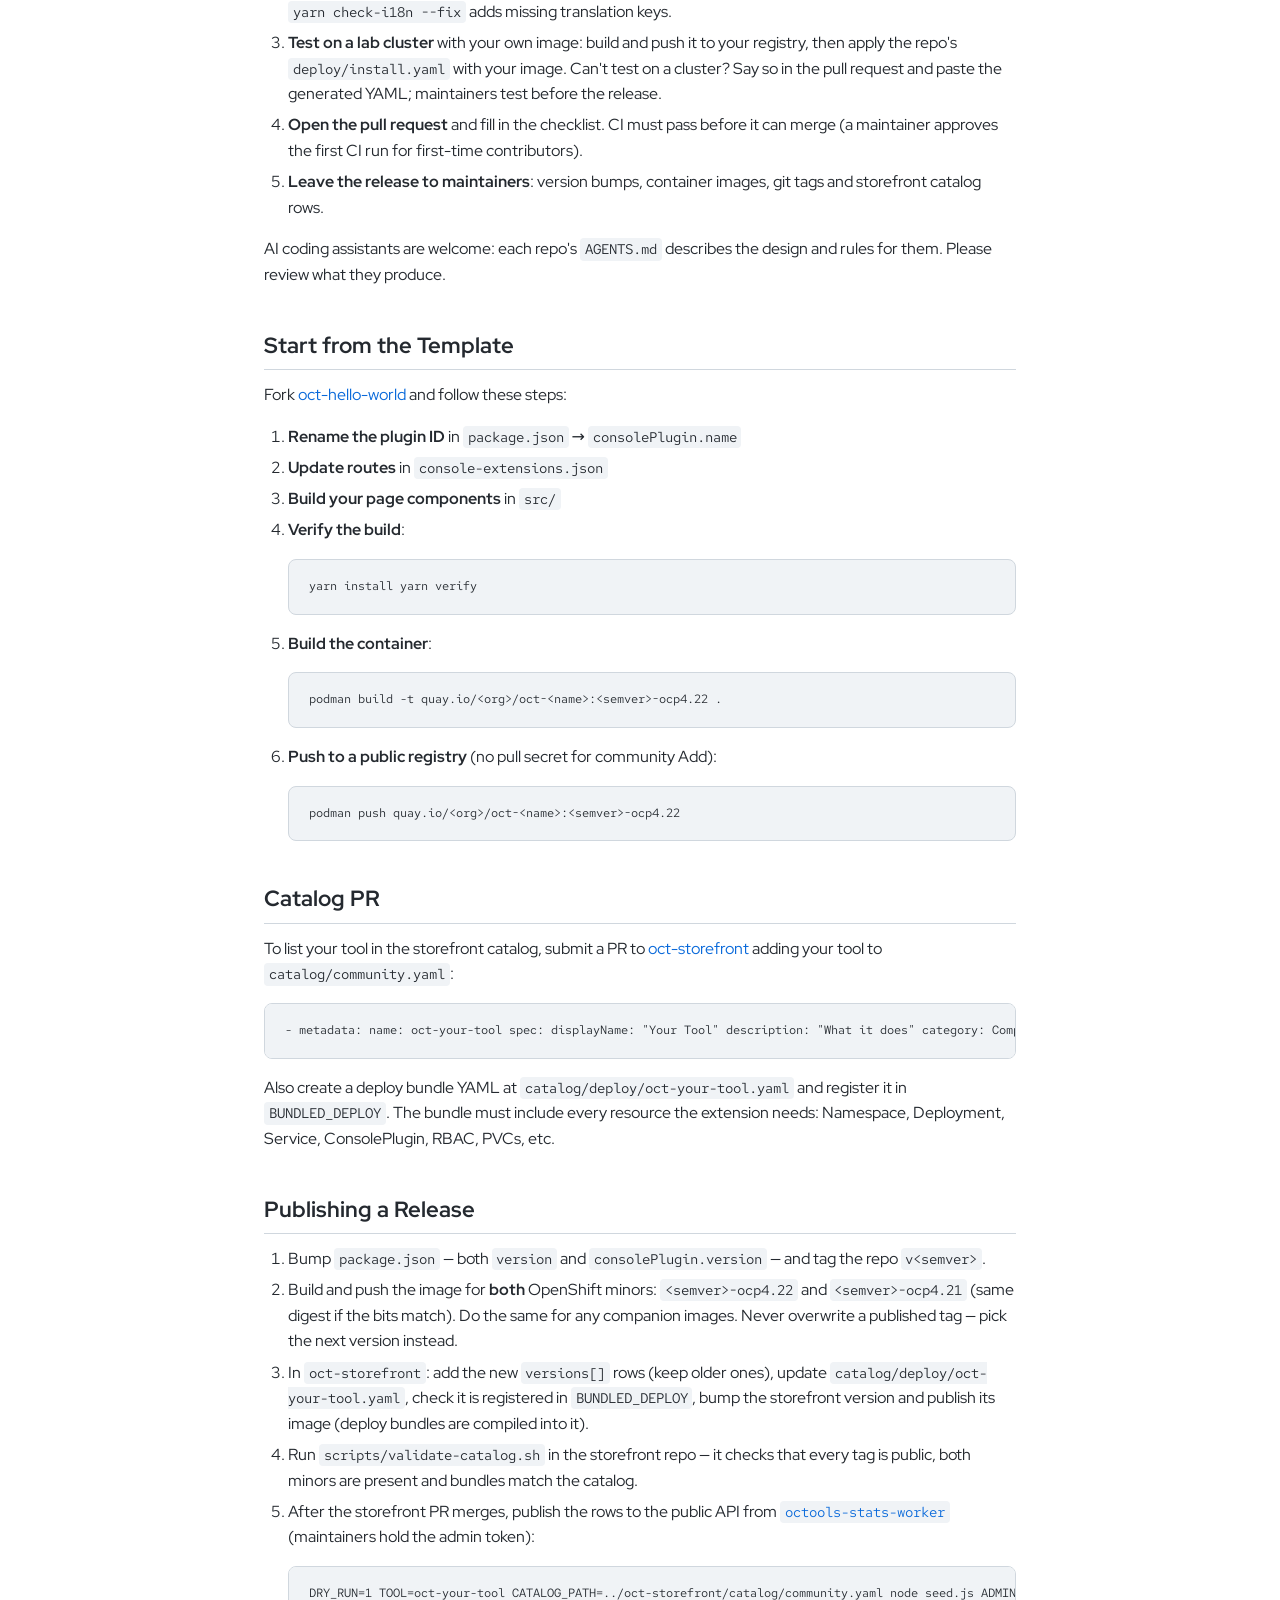
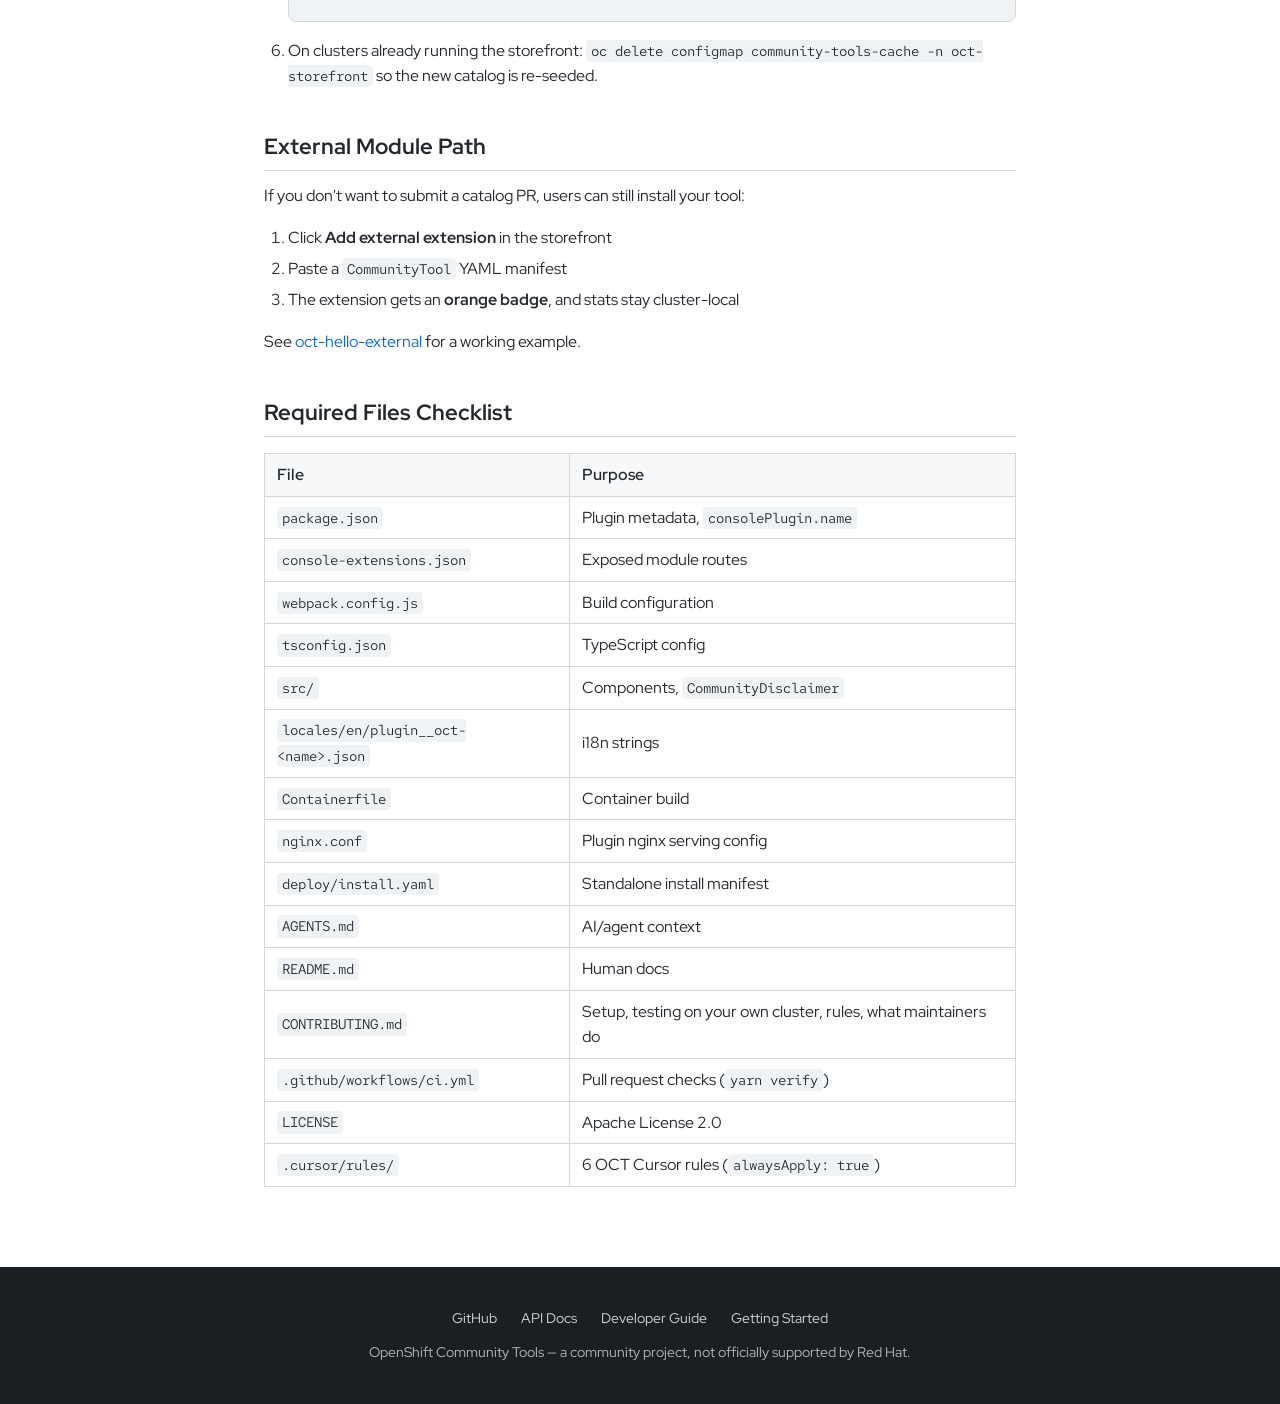
<file: developer/index.html>
<!DOCTYPE html>
<html lang="en">
<head>
  <meta charset="UTF-8">
  <meta name="viewport" content="width=device-width, initial-scale=1.0">
  <title>Developer Guide — OpenShift Community Tools</title>
  <meta name="description" content="Build your own OCT extension: conventions, template, catalog PR, and external module path.">
  <link rel="preconnect" href="https://fonts.googleapis.com">
  <link rel="preconnect" href="https://fonts.gstatic.com" crossorigin>
  <link href="https://fonts.googleapis.com/css2?family=Red+Hat+Display:wght@400;500;600;700;800&family=Red+Hat+Mono:wght@400;700&display=swap" rel="stylesheet">
  <link rel="stylesheet" href="/assets/style.css">
  <link rel="icon" href="/favicon.svg" type="image/svg+xml">
  <link rel="icon" href="/favicon.ico" sizes="48x48">
  <link rel="apple-touch-icon" href="/apple-touch-icon.png">
</head>
<body>

  <!-- Navigation -->
  <nav class="site-nav">
    <div class="container">
      <a href="/" class="site-nav__brand">
        <svg viewBox="0 0 28 28" fill="none" xmlns="http://www.w3.org/2000/svg" aria-hidden="true">
          <rect width="28" height="28" rx="6" fill="#EE0000"/>
          <text x="14" y="20" text-anchor="middle" fill="#fff" font-family="Red Hat Display,sans-serif" font-weight="800" font-size="15">OC</text>
        </svg>
        OCTools
      </a>
      <button class="nav-toggle" aria-label="Toggle navigation" onclick="document.querySelector('.site-nav__links').classList.toggle('open')">☰</button>
      <ul class="site-nav__links">
        <li><a href="/">Home</a></li>
        <li><a href="/guide/">Getting Started</a></li>
        <li><a href="/developer/" class="active">Developer Guide</a></li>
        <li><a href="/api/">API Reference</a></li>
        <li><a href="https://github.com/openshift-community-tools">GitHub</a></li>
      </ul>
    </div>
  </nav>

  <!-- Page Hero -->
  <div class="page-hero">
    <div class="container">
      <h1>Developer Guide</h1>
      <p>Build, package, and publish your own OCT extension.</p>
    </div>
  </div>

  <!-- Content -->
  <section class="section">
    <div class="container prose">

      <h2>OCT Conventions</h2>

      <h3>Naming</h3>
      <p>Use <code>oct-&lt;name&gt;</code> everywhere: plugin ID, directory, container image, ConsolePlugin CR, and catalog entry.</p>
      <table>
        <thead><tr><th>Field</th><th>Pattern</th><th>Example</th></tr></thead>
        <tbody>
          <tr><td>Plugin ID</td><td><code>oct-&lt;name&gt;</code></td><td><code>oct-baremetal</code></td></tr>
          <tr><td>Image</td><td><code>quay.io/&lt;org&gt;/oct-&lt;name&gt;:&lt;tag&gt;</code></td><td><code>quay.io/myorg/oct-baremetal:1.0.0-ocp4.22</code></td></tr>
          <tr><td>i18n namespace</td><td><code>plugin__oct-&lt;name&gt;</code></td><td><code>plugin__oct-baremetal</code></td></tr>
          <tr><td>CSS prefix</td><td>Module-specific</td><td><code>bmh-</code>, <code>hw-</code></td></tr>
        </tbody>
      </table>

      <h3>Versioning</h3>
      <p>OCT uses two axes: <strong>extension semver</strong> and <strong>OpenShift minor</strong>. Image tags always combine both:</p>
      <pre><code>&lt;semver&gt;-ocp&lt;major.minor&gt;

# Examples:
1.0.0-ocp4.22
1.0.0-ocp4.21
0.1.1-ocp4.22</code></pre>
      <p>Always publish both OpenShift minor tags (same digest if bits match). Never catalog a <code>(version, minor)</code> unless the exact combined tag is public.</p>

      <h3>PatternFly</h3>
      <p>Use <strong>PatternFly 6</strong> only. Import from <code>@patternfly/react-core</code> ^6. Do <em>not</em> import PatternFly CSS (the console host provides it).</p>

      <h3>Community Disclaimer</h3>
      <p>Include a <code>CommunityDisclaimer</code> component on all tool pages:</p>
      <pre><code>"Community project. Not officially supported by Red Hat."</code></pre>

      <h2>Contributing to an Existing Tool</h2>
      <p>Every OCT repository is open to pull requests: bug fixes, new options and docs are all welcome. Each repo has a <code>CONTRIBUTING.md</code> with the details for that tool; the short version:</p>
      <ol>
        <li><strong>Fork the repo</strong> and create a branch. For larger changes, open an issue first so the approach can be agreed on.</li>
        <li><strong>Run the checks locally</strong> &mdash; the same ones CI runs on your pull request:
          <pre><code>corepack enable
yarn install
yarn verify    # type check, translation keys, repository rules, build</code></pre>
          <code>yarn check-i18n --fix</code> adds missing translation keys.</li>
        <li><strong>Test on a lab cluster</strong> with your own image: build and push it to your registry, then apply the repo's <code>deploy/install.yaml</code> with your image. Can't test on a cluster? Say so in the pull request and paste the generated YAML; maintainers test before the release.</li>
        <li><strong>Open the pull request</strong> and fill in the checklist. CI must pass before it can merge (a maintainer approves the first CI run for first-time contributors).</li>
        <li><strong>Leave the release to maintainers</strong>: version bumps, container images, git tags and storefront catalog rows.</li>
      </ol>
      <p>AI coding assistants are welcome: each repo's <code>AGENTS.md</code> describes the design and rules for them. Please review what they produce.</p>

      <h2>Start from the Template</h2>
      <p>Fork <a href="https://github.com/openshift-community-tools/oct-hello-world">oct-hello-world</a> and follow these steps:</p>
      <ol>
        <li><strong>Rename the plugin ID</strong> in <code>package.json</code> → <code>consolePlugin.name</code></li>
        <li><strong>Update routes</strong> in <code>console-extensions.json</code></li>
        <li><strong>Build your page components</strong> in <code>src/</code></li>
        <li><strong>Verify the build</strong>:
          <pre><code>yarn install
yarn verify</code></pre>
        </li>
        <li><strong>Build the container</strong>:
          <pre><code>podman build -t quay.io/&lt;org&gt;/oct-&lt;name&gt;:&lt;semver&gt;-ocp4.22 .</code></pre>
        </li>
        <li><strong>Push to a public registry</strong> (no pull secret for community Add):
          <pre><code>podman push quay.io/&lt;org&gt;/oct-&lt;name&gt;:&lt;semver&gt;-ocp4.22</code></pre>
        </li>
      </ol>

      <h2>Catalog PR</h2>
      <p>To list your tool in the storefront catalog, submit a PR to <a href="https://github.com/openshift-community-tools/oct-storefront">oct-storefront</a> adding your tool to <code>catalog/community.yaml</code>:</p>
      <pre><code>- metadata:
    name: oct-your-tool
  spec:
    displayName: "Your Tool"
    description: "What it does"
    category: Compute          # Compute | Storage | Network | Management
    consolePlugin: oct-your-tool
    href: /community-tools/compute/your-tool
    defaultChannel: stable
    versions:
      # one row per OpenShift minor, each with that minor's combined tag
      - version: "1.0.0"
        channel: stable
        openshift: ["4.21"]
        image: quay.io/org/oct-your-tool:1.0.0-ocp4.21
        gitRef: v1.0.0
      - version: "1.0.0"
        channel: stable
        openshift: ["4.22"]
        image: quay.io/org/oct-your-tool:1.0.0-ocp4.22
        gitRef: v1.0.0</code></pre>
      <p>Also create a deploy bundle YAML at <code>catalog/deploy/oct-your-tool.yaml</code> and register it in <code>BUNDLED_DEPLOY</code>. The bundle must include every resource the extension needs: Namespace, Deployment, Service, ConsolePlugin, RBAC, PVCs, etc.</p>

      <h2>Publishing a Release</h2>
      <ol>
        <li>Bump <code>package.json</code> &mdash; both <code>version</code> and <code>consolePlugin.version</code> &mdash; and tag the repo <code>v&lt;semver&gt;</code>.</li>
        <li>Build and push the image for <strong>both</strong> OpenShift minors: <code>&lt;semver&gt;-ocp4.22</code> and <code>&lt;semver&gt;-ocp4.21</code> (same digest if the bits match). Do the same for any companion images. Never overwrite a published tag &mdash; pick the next version instead.</li>
        <li>In <code>oct-storefront</code>: add the new <code>versions[]</code> rows (keep older ones), update <code>catalog/deploy/oct-your-tool.yaml</code>, check it is registered in <code>BUNDLED_DEPLOY</code>, bump the storefront version and publish its image (deploy bundles are compiled into it).</li>
        <li>Run <code>scripts/validate-catalog.sh</code> in the storefront repo &mdash; it checks that every tag is public, both minors are present and bundles match the catalog.</li>
        <li>After the storefront PR merges, publish the rows to the public API from <a href="https://github.com/openshift-community-tools/octools-stats-worker"><code>octools-stats-worker</code></a> (maintainers hold the admin token):
          <pre><code>DRY_RUN=1 TOOL=oct-your-tool CATALOG_PATH=../oct-storefront/catalog/community.yaml node seed.js
ADMIN_TOKEN=&lt;token&gt; TOOL=oct-your-tool CATALOG_PATH=../oct-storefront/catalog/community.yaml node seed.js
curl -s https://api.octools.net/v1/versions/oct-your-tool</code></pre>
        </li>
        <li>On clusters already running the storefront: <code>oc delete configmap community-tools-cache -n oct-storefront</code> so the new catalog is re-seeded.</li>
      </ol>

      <h2>External Module Path</h2>
      <p>If you don't want to submit a catalog PR, users can still install your tool:</p>
      <ol>
        <li>Click <strong>Add external extension</strong> in the storefront</li>
        <li>Paste a <code>CommunityTool</code> YAML manifest</li>
        <li>The extension gets an <strong>orange badge</strong>, and stats stay cluster-local</li>
      </ol>
      <p>See <a href="https://github.com/openshift-community-tools/oct-hello-external">oct-hello-external</a> for a working example.</p>

      <h2>Required Files Checklist</h2>
      <table>
        <thead><tr><th>File</th><th>Purpose</th></tr></thead>
        <tbody>
          <tr><td><code>package.json</code></td><td>Plugin metadata, <code>consolePlugin.name</code></td></tr>
          <tr><td><code>console-extensions.json</code></td><td>Exposed module routes</td></tr>
          <tr><td><code>webpack.config.js</code></td><td>Build configuration</td></tr>
          <tr><td><code>tsconfig.json</code></td><td>TypeScript config</td></tr>
          <tr><td><code>src/</code></td><td>Components, <code>CommunityDisclaimer</code></td></tr>
          <tr><td><code>locales/en/plugin__oct-&lt;name&gt;.json</code></td><td>i18n strings</td></tr>
          <tr><td><code>Containerfile</code></td><td>Container build</td></tr>
          <tr><td><code>nginx.conf</code></td><td>Plugin nginx serving config</td></tr>
          <tr><td><code>deploy/install.yaml</code></td><td>Standalone install manifest</td></tr>
          <tr><td><code>AGENTS.md</code></td><td>AI/agent context</td></tr>
          <tr><td><code>README.md</code></td><td>Human docs</td></tr>
          <tr><td><code>CONTRIBUTING.md</code></td><td>Setup, testing on your own cluster, rules, what maintainers do</td></tr>
          <tr><td><code>.github/workflows/ci.yml</code></td><td>Pull request checks (<code>yarn verify</code>)</td></tr>
          <tr><td><code>LICENSE</code></td><td>Apache License 2.0</td></tr>
          <tr><td><code>.cursor/rules/</code></td><td>6 OCT Cursor rules (<code>alwaysApply: true</code>)</td></tr>
        </tbody>
      </table>

    </div>
  </section>

  <!-- Footer -->
  <footer class="site-footer">
    <div class="container">
      <ul class="footer-links">
        <li><a href="https://github.com/openshift-community-tools">GitHub</a></li>
        <li><a href="/api/">API Docs</a></li>
        <li><a href="/developer/">Developer Guide</a></li>
        <li><a href="/guide/">Getting Started</a></li>
      </ul>
      <p>OpenShift Community Tools &mdash; a community project, not officially supported by Red Hat.</p>
    </div>
  </footer>

</body>
</html>
</file>
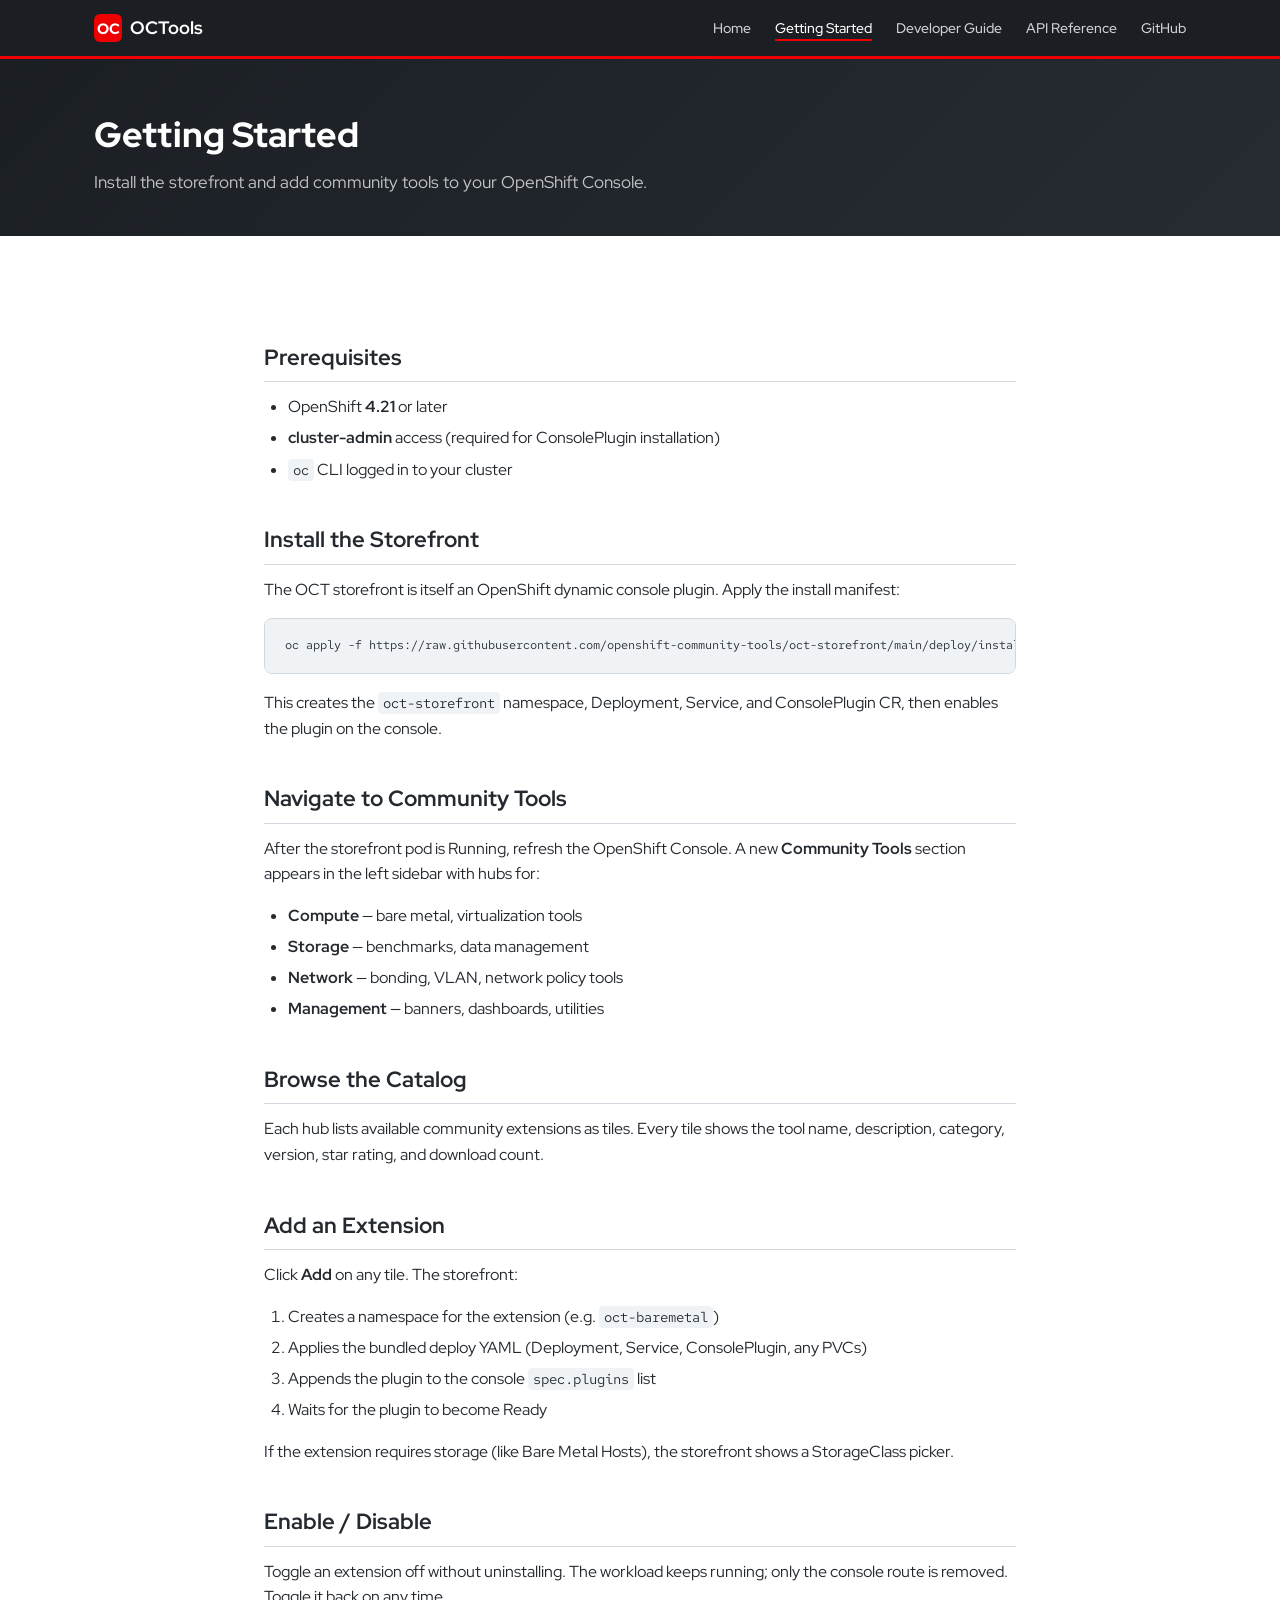
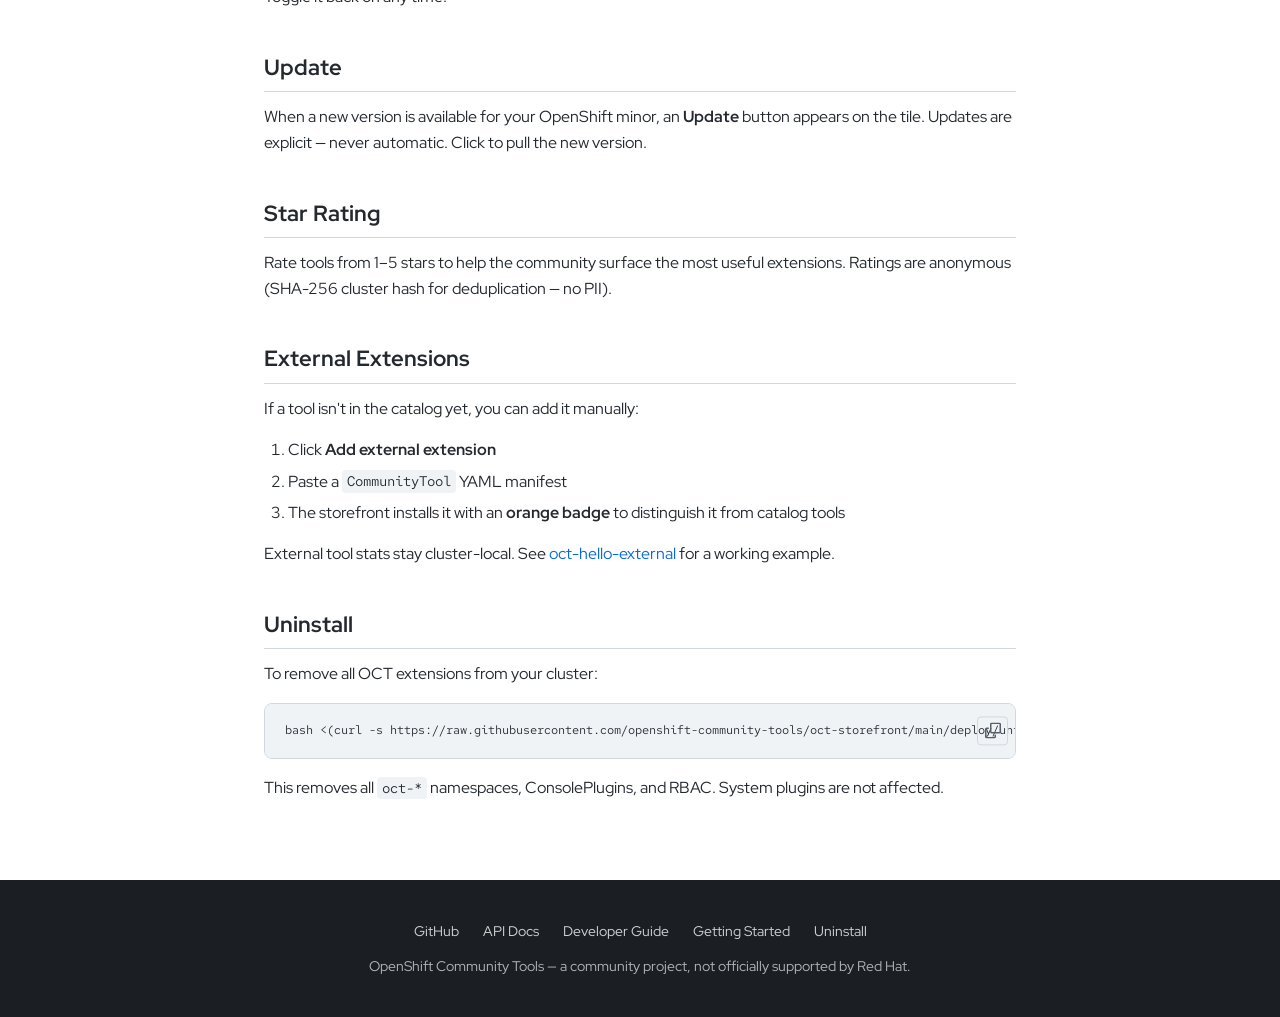
<file: guide/index.html>
<!DOCTYPE html>
<html lang="en">
<head>
  <meta charset="UTF-8">
  <meta name="viewport" content="width=device-width, initial-scale=1.0">
  <title>Getting Started — OpenShift Community Tools</title>
  <meta name="description" content="Install the OCT storefront and start adding community extensions to your OpenShift Console.">
  <link rel="preconnect" href="https://fonts.googleapis.com">
  <link rel="preconnect" href="https://fonts.gstatic.com" crossorigin>
  <link href="https://fonts.googleapis.com/css2?family=Red+Hat+Display:wght@400;500;600;700;800&family=Red+Hat+Mono:wght@400;700&display=swap" rel="stylesheet">
  <link rel="stylesheet" href="/assets/style.css">
  <link rel="icon" href="/favicon.svg" type="image/svg+xml">
  <link rel="icon" href="/favicon.ico" sizes="48x48">
  <link rel="apple-touch-icon" href="/apple-touch-icon.png">
</head>
<body>

  <!-- Navigation -->
  <nav class="site-nav">
    <div class="container">
      <a href="/" class="site-nav__brand">
        <svg viewBox="0 0 28 28" fill="none" xmlns="http://www.w3.org/2000/svg" aria-hidden="true">
          <rect width="28" height="28" rx="6" fill="#EE0000"/>
          <text x="14" y="20" text-anchor="middle" fill="#fff" font-family="Red Hat Display,sans-serif" font-weight="800" font-size="15">OC</text>
        </svg>
        OCTools
      </a>
      <button class="nav-toggle" aria-label="Toggle navigation" onclick="document.querySelector('.site-nav__links').classList.toggle('open')">☰</button>
      <ul class="site-nav__links">
        <li><a href="/">Home</a></li>
        <li><a href="/guide/" class="active">Getting Started</a></li>
        <li><a href="/developer/">Developer Guide</a></li>
        <li><a href="/api/">API Reference</a></li>
        <li><a href="https://github.com/openshift-community-tools">GitHub</a></li>
      </ul>
    </div>
  </nav>

  <!-- Page Hero -->
  <div class="page-hero">
    <div class="container">
      <h1>Getting Started</h1>
      <p>Install the storefront and add community tools to your OpenShift Console.</p>
    </div>
  </div>

  <!-- Content -->
  <section class="section">
    <div class="container prose">

      <h2>Prerequisites</h2>
      <ul>
        <li>OpenShift <strong>4.21</strong> or later</li>
        <li><strong>cluster-admin</strong> access (required for ConsolePlugin installation)</li>
        <li><code>oc</code> CLI logged in to your cluster</li>
      </ul>

      <h2>Install the Storefront</h2>
      <p>The OCT storefront is itself an OpenShift dynamic console plugin. Apply the install manifest:</p>
      <pre><code>oc apply -f https://raw.githubusercontent.com/openshift-community-tools/oct-storefront/main/deploy/install.yaml</code></pre>
      <p>This creates the <code>oct-storefront</code> namespace, Deployment, Service, and ConsolePlugin CR, then enables the plugin on the console.</p>

      <h2>Navigate to Community Tools</h2>
      <p>After the storefront pod is Running, refresh the OpenShift Console. A new <strong>Community Tools</strong> section appears in the left sidebar with hubs for:</p>
      <ul>
        <li><strong>Compute</strong> — bare metal, virtualization tools</li>
        <li><strong>Storage</strong> — benchmarks, data management</li>
        <li><strong>Network</strong> — bonding, VLAN, network policy tools</li>
        <li><strong>Management</strong> — banners, dashboards, utilities</li>
      </ul>

      <h2>Browse the Catalog</h2>
      <p>Each hub lists available community extensions as tiles. Every tile shows the tool name, description, category, version, star rating, and download count.</p>

      <h2>Add an Extension</h2>
      <p>Click <strong>Add</strong> on any tile. The storefront:</p>
      <ol>
        <li>Creates a namespace for the extension (e.g. <code>oct-baremetal</code>)</li>
        <li>Applies the bundled deploy YAML (Deployment, Service, ConsolePlugin, any PVCs)</li>
        <li>Appends the plugin to the console <code>spec.plugins</code> list</li>
        <li>Waits for the plugin to become Ready</li>
      </ol>
      <p>If the extension requires storage (like Bare Metal Hosts), the storefront shows a StorageClass picker.</p>

      <h2>Enable / Disable</h2>
      <p>Toggle an extension off without uninstalling. The workload keeps running; only the console route is removed. Toggle it back on any time.</p>

      <h2>Update</h2>
      <p>When a new version is available for your OpenShift minor, an <strong>Update</strong> button appears on the tile. Updates are explicit — never automatic. Click to pull the new version.</p>

      <h2>Star Rating</h2>
      <p>Rate tools from 1–5 stars to help the community surface the most useful extensions. Ratings are anonymous (SHA-256 cluster hash for deduplication — no PII).</p>

      <h2>External Extensions</h2>
      <p>If a tool isn't in the catalog yet, you can add it manually:</p>
      <ol>
        <li>Click <strong>Add external extension</strong></li>
        <li>Paste a <code>CommunityTool</code> YAML manifest</li>
        <li>The storefront installs it with an <strong>orange badge</strong> to distinguish it from catalog tools</li>
      </ol>
      <p>External tool stats stay cluster-local. See <a href="https://github.com/openshift-community-tools/oct-hello-external">oct-hello-external</a> for a working example.</p>

      <h2 id="uninstall">Uninstall</h2>
      <p>To remove all OCT extensions from your cluster:</p>
      <div class="code-block">
        <pre><code id="uninstall-cmd">bash &lt;(curl -s https://raw.githubusercontent.com/openshift-community-tools/oct-storefront/main/deploy/uninstall.sh)</code></pre>
        <button class="copy-btn" onclick="copyUninstallCommand(this)" aria-label="Copy to clipboard" title="Copy to clipboard">
          <svg width="16" height="16" viewBox="0 0 16 16" fill="currentColor"><path d="M0 6.75C0 5.784.784 5 1.75 5h1.5a.75.75 0 0 1 0 1.5h-1.5a.25.25 0 0 0-.25.25v7.5c0 .138.112.25.25.25h7.5a.25.25 0 0 0 .25-.25v-1.5a.75.75 0 0 1 1.5 0v1.5A1.75 1.75 0 0 1 9.25 16h-7.5A1.75 1.75 0 0 1 0 14.25Z"/><path d="M5 1.75C5 .784 5.784 0 6.75 0h7.5C15.216 0 16 .784 16 1.75v7.5A1.75 1.75 0 0 1 14.25 11h-7.5A1.75 1.75 0 0 1 5 9.25Zm1.75-.25a.25.25 0 0 0-.25.25v7.5c0 .138.112.25.25.25h7.5a.25.25 0 0 0 .25-.25v-7.5a.25.25 0 0 0-.25-.25Z"/></svg>
        </button>
      </div>
      <p>This removes all <code>oct-*</code> namespaces, ConsolePlugins, and RBAC. System plugins are not affected.</p>

    </div>
  </section>

  <!-- Footer -->
  <footer class="site-footer">
    <div class="container">
      <ul class="footer-links">
        <li><a href="https://github.com/openshift-community-tools">GitHub</a></li>
        <li><a href="/api/">API Docs</a></li>
        <li><a href="/developer/">Developer Guide</a></li>
        <li><a href="/guide/">Getting Started</a></li>
        <li><a href="/guide/#uninstall">Uninstall</a></li>
      </ul>
      <p>OpenShift Community Tools &mdash; a community project, not officially supported by Red Hat.</p>
    </div>
  </footer>

  <script>
    function copyUninstallCommand(btn) {
      var text = document.getElementById('uninstall-cmd').textContent;
      navigator.clipboard.writeText(text).then(function() {
        btn.innerHTML = '<span style="font-size:.8rem;font-weight:600">Copied!</span>';
        setTimeout(function() {
          btn.innerHTML = '<svg width="16" height="16" viewBox="0 0 16 16" fill="currentColor"><path d="M0 6.75C0 5.784.784 5 1.75 5h1.5a.75.75 0 0 1 0 1.5h-1.5a.25.25 0 0 0-.25.25v7.5c0 .138.112.25.25.25h7.5a.25.25 0 0 0 .25-.25v-1.5a.75.75 0 0 1 1.5 0v1.5A1.75 1.75 0 0 1 9.25 16h-7.5A1.75 1.75 0 0 1 0 14.25Z"/><path d="M5 1.75C5 .784 5.784 0 6.75 0h7.5C15.216 0 16 .784 16 1.75v7.5A1.75 1.75 0 0 1 14.25 11h-7.5A1.75 1.75 0 0 1 5 9.25Zm1.75-.25a.25.25 0 0 0-.25.25v7.5c0 .138.112.25.25.25h7.5a.25.25 0 0 0 .25-.25v-7.5a.25.25 0 0 0-.25-.25Z"/></svg>';
        }, 2000);
      });
    }
  </script>

</body>
</html>
</file>
<file: assets/style.css>
/* ── CSS Variables ─────────────────────────────────────────── */
:root {
  --color-bg:        #ffffff;
  --color-bg-alt:    #f6f8fa;
  --color-text:      #24292f;
  --color-text-muted:#57606a;
  --color-primary:   #ee0000;
  --color-primary-dk:#b30000;
  --color-dark:      #1b1f24;
  --color-dark-alt:  #272c33;
  --color-border:    #d0d7de;
  --color-code-bg:   #f0f3f6;
  --color-link:      #0969da;
  --radius:          8px;
  --max-width:       1140px;
  --font-sans:       'Red Hat Display', 'Segoe UI', system-ui, -apple-system, sans-serif;
  --font-mono:       'Red Hat Mono', 'SFMono-Regular', Consolas, 'Liberation Mono', monospace;
}

/* ── Reset ────────────────────────────────────────────────── */
*, *::before, *::after { box-sizing: border-box; margin: 0; padding: 0; }
html { scroll-behavior: smooth; }

body {
  font-family: var(--font-sans);
  color: var(--color-text);
  background: var(--color-bg);
  line-height: 1.6;
  -webkit-font-smoothing: antialiased;
}

a { color: var(--color-link); text-decoration: none; }
a:hover { text-decoration: underline; }
img { max-width: 100%; display: block; }

/* ── Utility ──────────────────────────────────────────────── */
.container { max-width: var(--max-width); margin: 0 auto; padding: 0 1.5rem; }

/* ── Navigation ───────────────────────────────────────────── */
.site-nav {
  background: var(--color-dark);
  position: sticky; top: 0; z-index: 100;
  border-bottom: 3px solid var(--color-primary);
}
.site-nav .container {
  display: flex; align-items: center; justify-content: space-between;
  height: 56px;
}
.site-nav__brand {
  font-weight: 700; font-size: 1.1rem; color: #fff;
  display: flex; align-items: center; gap: .5rem;
  text-decoration: none;
}
.site-nav__brand:hover { text-decoration: none; opacity: .9; }
.site-nav__brand svg { height: 28px; width: 28px; }
.site-nav__links { display: flex; gap: 1.5rem; list-style: none; }
.site-nav__links a {
  color: #ffffffcc; font-size: .9rem; font-weight: 500;
  transition: color .15s;
}
.site-nav__links a:hover { color: #fff; text-decoration: none; }
.site-nav__links a.active { color: #fff; border-bottom: 2px solid var(--color-primary); padding-bottom: 2px; }

/* Hamburger (mobile) */
.nav-toggle { display: none; background: none; border: none; color: #fff; font-size: 1.5rem; cursor: pointer; }

/* ── Hero ─────────────────────────────────────────────────── */
.hero {
  background: linear-gradient(135deg, var(--color-dark) 0%, var(--color-dark-alt) 100%);
  color: #fff; text-align: center;
  padding: 5rem 1.5rem 4rem;
}
.hero h1 { font-size: 2.8rem; font-weight: 800; margin-bottom: .75rem; letter-spacing: -.02em; }
.hero .subtitle { font-size: 1.25rem; color: #ffffffbb; max-width: 600px; margin: 0 auto 1.5rem; }
.hero .disclaimer {
  display: inline-block;
  background: rgba(238,0,0,.15);
  border: 1px solid rgba(238,0,0,.35);
  border-radius: var(--radius);
  padding: .45rem 1rem; font-size: .85rem;
  color: #ffcccc;
}

/* ── Section ──────────────────────────────────────────────── */
.section { padding: 4rem 0; }
.section--alt { background: var(--color-bg-alt); }
.section__title {
  font-size: 1.8rem; font-weight: 700; margin-bottom: .5rem;
  text-align: center; letter-spacing: -.01em;
}
.section__subtitle {
  text-align: center; color: var(--color-text-muted);
  margin-bottom: 2.5rem; font-size: 1.05rem;
}

/* ── Extension Cards ──────────────────────────────────────── */
.cards {
  display: grid;
  grid-template-columns: repeat(auto-fill, minmax(320px, 1fr));
  gap: 1.25rem;
}
.card {
  background: var(--color-bg);
  border: 1px solid var(--color-border);
  border-radius: var(--radius);
  padding: 1.5rem;
  transition: box-shadow .2s, transform .2s;
  display: flex; flex-direction: column;
}
.card:hover {
  box-shadow: 0 4px 16px rgba(0,0,0,.08);
  transform: translateY(-2px);
}
.card__name {
  font-size: 1.15rem; font-weight: 700;
  margin-bottom: .15rem;
}
.card__id {
  font-family: var(--font-mono); font-size: .8rem;
  color: var(--color-text-muted); margin-bottom: .65rem;
  background: var(--color-code-bg); padding: .1rem .35rem; border-radius: 4px;
}
.card__desc {
  flex: 1; color: var(--color-text-muted); font-size: .95rem;
  margin-bottom: 1rem;
}
.card__link {
  font-size: .85rem; font-weight: 600;
  display: inline-flex; align-items: center; gap: .3rem;
}
.card__link::after { content: '→'; }

/* ── Quick Start ──────────────────────────────────────────── */
.steps {
  display: grid;
  grid-template-columns: repeat(auto-fit, minmax(260px, 1fr));
  gap: 1.5rem;
  counter-reset: step;
}
.step {
  background: var(--color-bg);
  border: 1px solid var(--color-border);
  border-radius: var(--radius);
  padding: 1.5rem;
  position: relative;
}
.step::before {
  counter-increment: step;
  content: counter(step);
  display: flex; align-items: center; justify-content: center;
  width: 36px; height: 36px; border-radius: 50%;
  background: var(--color-primary); color: #fff;
  font-weight: 700; font-size: 1rem; margin-bottom: .75rem;
}
.step h3 { font-size: 1.05rem; margin-bottom: .4rem; }
.step p { color: var(--color-text-muted); font-size: .9rem; }

/* ── Code / Pre ───────────────────────────────────────────── */
code {
  font-family: var(--font-mono);
  background: var(--color-code-bg);
  padding: .15em .35em; border-radius: 4px;
  font-size: .88em;
}
pre {
  background: var(--color-code-bg);
  border: 1px solid var(--color-border);
  border-radius: var(--radius);
  padding: 1rem 1.25rem;
  overflow-x: auto;
  font-size: .88rem;
  line-height: 1.55;
  margin: 1rem 0;
  white-space: nowrap;
}
pre code {
  background: none; padding: 0; border-radius: 0;
}

/* ── Code block with copy button ──────────────────────────── */
.code-block {
  position: relative;
  max-width: 820px;
}
.code-block pre {
  padding-right: 3rem;
}
.copy-btn {
  position: absolute;
  top: 50%;
  right: .5rem;
  transform: translateY(-50%);
  background: transparent;
  border: 1px solid var(--color-border);
  border-radius: 4px;
  padding: .35rem .4rem;
  cursor: pointer;
  color: var(--color-text-muted);
  display: flex;
  align-items: center;
  justify-content: center;
  transition: color .15s, background .15s, border-color .15s;
  line-height: 1;
  min-width: 30px;
}
.copy-btn:hover {
  color: var(--color-text);
  background: var(--color-bg);
  border-color: var(--color-text-muted);
}

/* ── Wider step for install command ───────────────────────── */
.step--wide {
  grid-column: 1 / -1;
}

/* ── Prose (guide / developer / api pages) ────────────────── */
.prose { max-width: 800px; margin: 0 auto; }
.prose h1 { font-size: 2rem; font-weight: 800; margin-bottom: .5rem; }
.prose h2 { font-size: 1.4rem; margin-top: 2.5rem; margin-bottom: .75rem; padding-bottom: .35rem; border-bottom: 1px solid var(--color-border); }
.prose h3 { font-size: 1.15rem; margin-top: 1.8rem; margin-bottom: .5rem; }
.prose p  { margin-bottom: 1rem; }
.prose ul, .prose ol { margin-bottom: 1rem; padding-left: 1.5rem; }
.prose li { margin-bottom: .35rem; }
.prose li > code { font-size: .85em; }
.prose table { width: 100%; border-collapse: collapse; margin: 1rem 0; }
.prose th, .prose td { text-align: left; padding: .5rem .75rem; border: 1px solid var(--color-border); }
.prose th { background: var(--color-bg-alt); font-weight: 600; }

/* ── Page Hero (inner pages) ──────────────────────────────── */
.page-hero {
  background: linear-gradient(135deg, var(--color-dark) 0%, var(--color-dark-alt) 100%);
  color: #fff; padding: 3rem 1.5rem 2.5rem;
}
.page-hero h1 { font-size: 2.2rem; font-weight: 800; }
.page-hero p  { color: #ffffffbb; margin-top: .35rem; font-size: 1.05rem; }

/* ── Footer ───────────────────────────────────────────────── */
.site-footer {
  background: var(--color-dark); color: #ffffffaa;
  padding: 2.5rem 0; text-align: center; font-size: .88rem;
}
.site-footer a { color: #ffffffcc; }
.site-footer a:hover { color: #fff; }
.footer-links { display: flex; gap: 1.5rem; justify-content: center; margin-bottom: .75rem; list-style: none; }

/* ── API Endpoint Cards ───────────────────────────────────── */
.endpoint {
  background: var(--color-bg);
  border: 1px solid var(--color-border);
  border-radius: var(--radius);
  padding: 1.25rem 1.5rem;
  margin-bottom: 1rem;
}
.endpoint__method {
  display: inline-block; padding: .15rem .55rem; border-radius: 4px;
  font-family: var(--font-mono); font-size: .8rem; font-weight: 700;
  margin-right: .5rem; text-transform: uppercase; color: #fff;
}
.endpoint__method--get  { background: #1a7f37; }
.endpoint__method--post { background: #0969da; }
.endpoint__method--delete { background: #cf222e; }
.endpoint__path { font-family: var(--font-mono); font-size: .95rem; font-weight: 600; }
.endpoint__desc { margin-top: .5rem; color: var(--color-text-muted); font-size: .92rem; }
.endpoint__body { margin-top: .5rem; }

/* ── What's New ────────────────────────────────────────────── */
.whatsnew {
  display: grid;
  grid-template-columns: repeat(auto-fill, minmax(300px, 1fr));
  gap: 1.25rem;
}
.whatsnew__item {
  background: var(--color-bg);
  border: 1px solid var(--color-border);
  border-radius: var(--radius);
  padding: 1.25rem 1.5rem;
  border-left: 4px solid var(--color-primary);
}
.whatsnew__header {
  display: flex; align-items: center; gap: .5rem;
  margin-bottom: .35rem;
}
.whatsnew__title {
  font-size: 1.05rem; font-weight: 700;
}
.whatsnew__badge {
  display: inline-block;
  padding: .1rem .5rem;
  border-radius: 10px;
  font-size: .7rem;
  font-weight: 700;
  text-transform: uppercase;
  letter-spacing: .03em;
  line-height: 1.6;
}
.whatsnew__badge--new {
  background: var(--color-primary);
  color: #fff;
}
.whatsnew__badge--update {
  background: #ddf4ff;
  color: #0969da;
}
.whatsnew__desc {
  color: var(--color-text-muted);
  font-size: .9rem;
  line-height: 1.5;
}

/* ── Card enrichments ─────────────────────────────────────── */
.card__meta {
  display: flex; align-items: center; gap: .5rem;
  margin-bottom: .65rem; flex-wrap: wrap;
}
.card__version {
  font-family: var(--font-mono);
  font-size: .75rem;
  font-weight: 600;
  color: var(--color-text-muted);
  background: var(--color-code-bg);
  padding: .1rem .45rem;
  border-radius: 4px;
}
.card__category {
  display: inline-block;
  padding: .1rem .5rem;
  border-radius: 10px;
  font-size: .7rem;
  font-weight: 700;
  text-transform: uppercase;
  letter-spacing: .03em;
  line-height: 1.6;
}
.card__category--compute  { background: #ddf4ff; color: #0969da; }
.card__category--network  { background: #dafbe1; color: #1a7f37; }
.card__category--storage  { background: #fff8c5; color: #9a6700; }
.card__category--management { background: #fbefff; color: #8250df; }
.card__category--template { background: var(--color-code-bg); color: var(--color-text-muted); }

.card__features {
  list-style: none;
  padding: 0;
  margin: 0 0 1rem;
  flex: 1;
}
.card__features li {
  position: relative;
  padding-left: 1rem;
  color: var(--color-text-muted);
  font-size: .88rem;
  line-height: 1.55;
  margin-bottom: .2rem;
}
.card__features li::before {
  content: '›';
  position: absolute;
  left: 0;
  color: var(--color-primary);
  font-weight: 700;
}

/* ── Responsive ───────────────────────────────────────────── */
@media (max-width: 768px) {
  .hero h1 { font-size: 2rem; }
  .hero { padding: 3.5rem 1rem 2.5rem; }
  .page-hero { padding: 2rem 1rem 1.75rem; }
  .page-hero h1 { font-size: 1.6rem; }
  .section { padding: 2.5rem 0; }
  .cards { grid-template-columns: 1fr; }
  .whatsnew { grid-template-columns: 1fr; }

  .site-nav__links { 
    display: none; flex-direction: column; position: absolute;
    top: 56px; left: 0; right: 0; background: var(--color-dark);
    padding: 1rem 1.5rem; gap: .75rem;
    border-bottom: 3px solid var(--color-primary);
  }
  .site-nav__links.open { display: flex; }
  .nav-toggle { display: block; }
}
</file>
